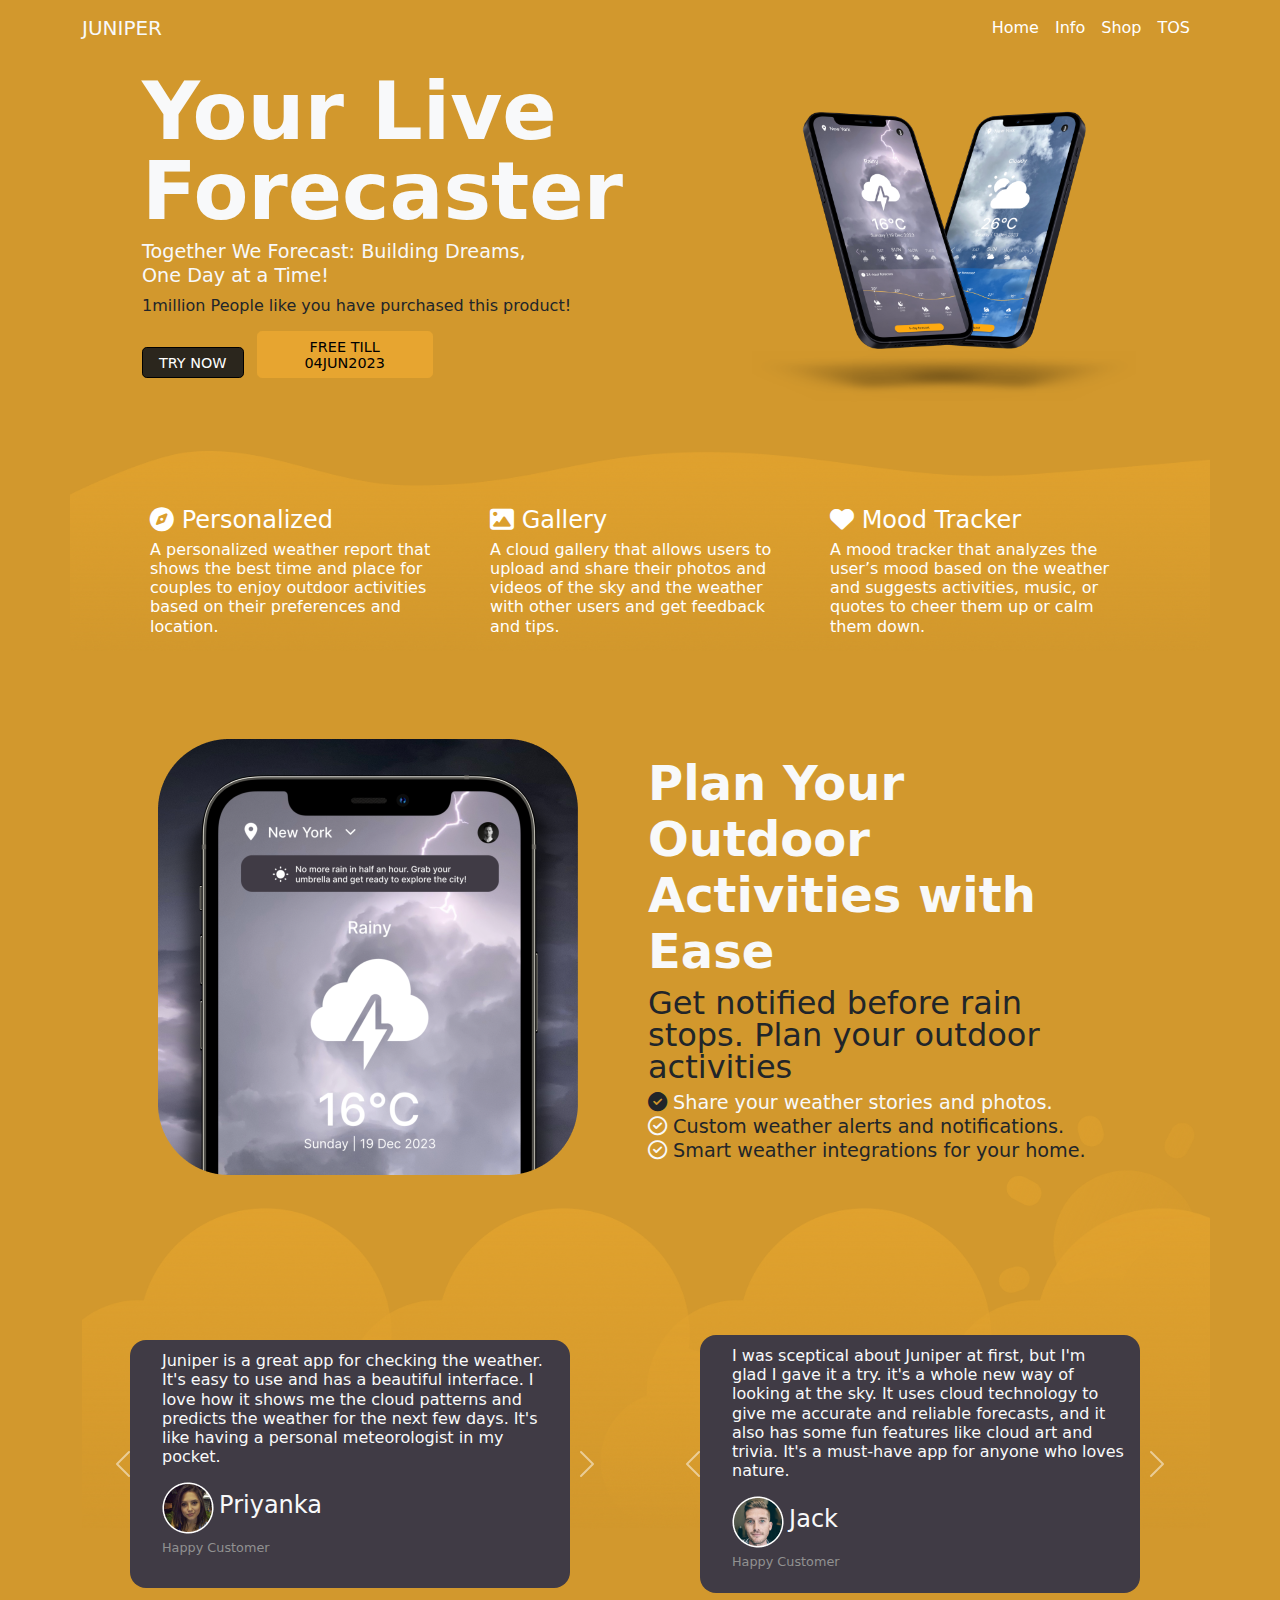
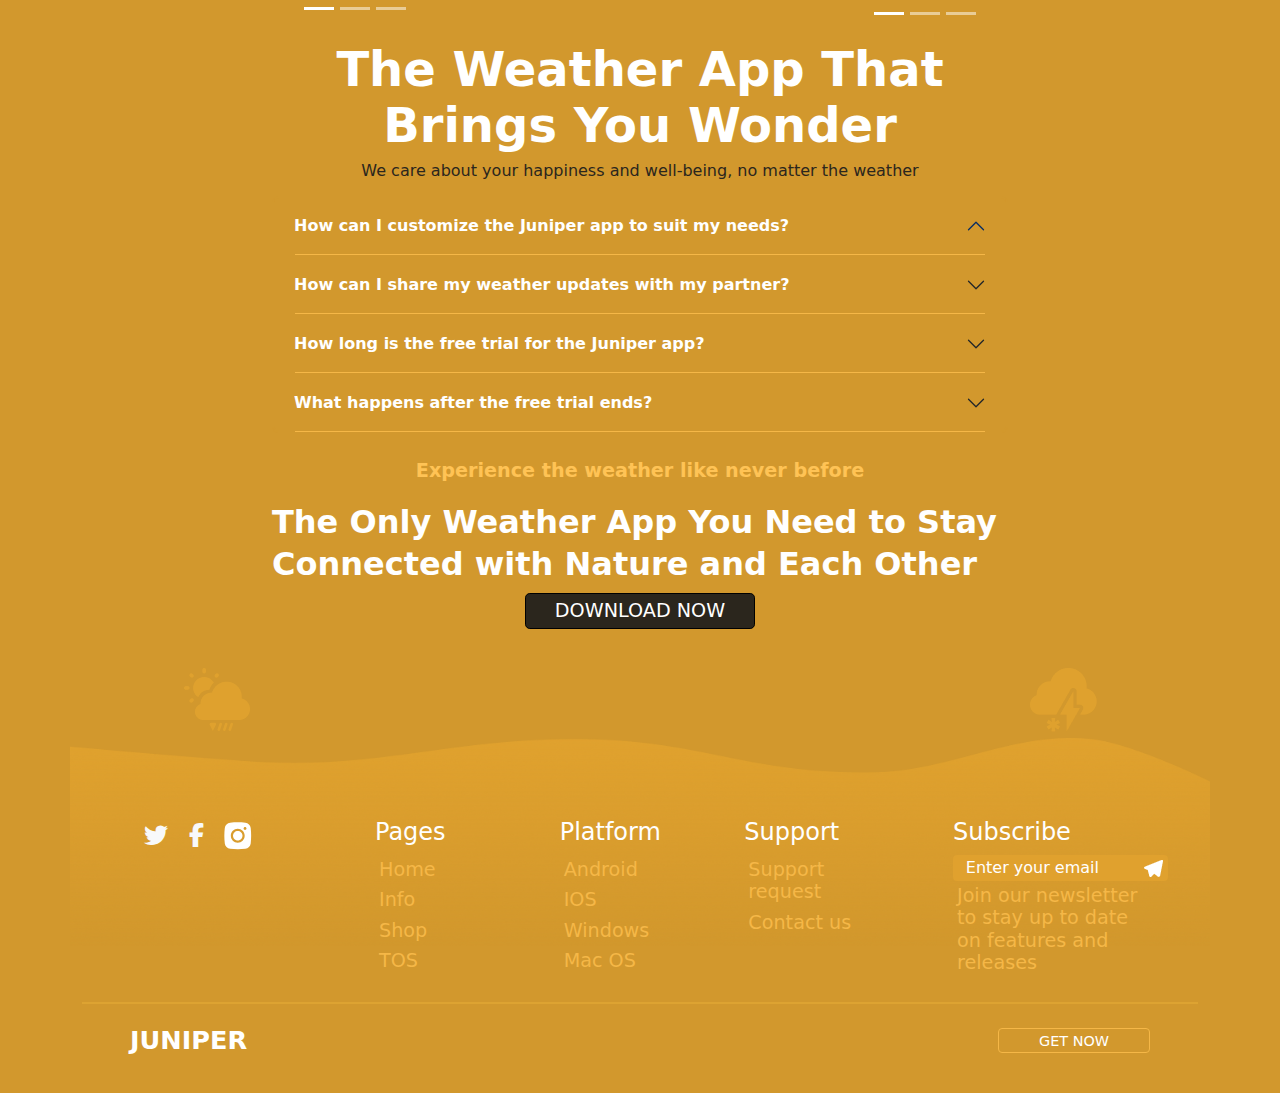
<file: index.html>
<!DOCTYPE html>
<html lang="en">
<head>
    <meta charset="UTF-8">
    <meta name="viewport" content="width=device-width, initial-scale=1.0">
    <link rel="stylesheet" href="./main.css">
    <link href="https://cdn.jsdelivr.net/npm/bootstrap@5.3.3/dist/css/bootstrap.min.css" rel="stylesheet"
          integrity="sha384-QWTKZyjpPEjISv5WaRU9OFeRpok6YctnYmDr5pNlyT2bRjXh0JMhjY6hW+ALEwIH" crossorigin="anonymous">
    <link rel="stylesheet" href="https://cdnjs.cloudflare.com/ajax/libs/font-awesome/6.5.1/css/all.min.css">
    <title>Home</title>
</head>
<body class="body">
<!-- Navbar -->
<nav class="navbar navbar-expand-lg ">
    <div class="container">
        <a class="navbar-brand text-light" href="#">JUNIPER</a>
        <button
                class="navbar-toggler custom-toggler"
                type="button"
                data-bs-toggle="collapse"
                data-bs-target="#navbarNavAltMarkup"
                aria-controls="navbarNavAltMarkup"
                aria-expanded="false"
                aria-label="Toggle navigation"
        >
            <span class="navbar_toggle_color"><i class="fa-solid fa-bars"></i></span>
        </button>
        <div
                class="collapse navbar-collapse flex-grow-0"
                id="navbarNavAltMarkup"
        >
            <div class="navbar-nav nav-color">
                <a class="nav-link" href="./index.html">Home</a>
                <a class="nav-link" href="./info.html">Info</a>
                <a class="nav-link" href="./shop.html">Shop</a>
                <a class="nav-link" href="./tos.html">TOS</a>
            </div>
        </div>
    </div>
</nav>
<!-- /Navbar -->
<!-- Home -->
<div class="container ">
    <div class="row mx-5 mb-5 flex-container">
        <div class="col-10 offset-1 offset-sm-1 col-md-8 offset-md-2 col-lg-6 offset-lg-0">
            <div class="mt-3 text_center text_your">
                <h2 class="text-light text_h2">Your Live Forecaster</h2>
                <h4 class="text-light text_h4">Together We Forecast: Building Dreams, One Day at a Time!</h4>
                <p class="text_p1">1million People like you have purchased this product!</p>
                <button class="me-2 but_1 btn_dark">TRY NOW</button>
                <button class="but_2 btn_warning">FREE TILL 04JUN2023</button>
            </div>
        </div>
        <div class="col-10 offset-sm-1 col-md-8 offset-md-2 col-lg-6 offset-lg-0">
            <div>
                <img class="img-fluid" src="./img/Mockups.png" alt="img">
            </div>
        </div>
    </div>
</div>
<!-- /Home -->
<!-- section -->
<div class="container vector-1">
    <div class="row ms-5 me-5 pt-5 text_cen">
        <div class="col-12 col-md-6 col-lg-4">
            <div class="p-2 text_w">
                <h4 class="text_h4_2" ><i class="fa-solid fa-compass"></i> Personalized</h4>
                <p class="text_p2">A personalized weather report that shows the best time and place for couples to enjoy outdoor
                    activities based on their preferences and location.</p>
            </div>
        </div>
        <div class="col-12 col-md-6 col-lg-4">
            <div class="p-2 text_w">
                <h4 class="text_h4_2"><i class="fa-solid fa-image"></i> Gallery</h4>
                <p class="text_p2">A cloud gallery that allows users to upload and share their photos and videos of the sky and the
                    weather with other users and get feedback and tips.</p>
            </div>
        </div>
        <div class="col-12 col-md-6 offset-md-3 offset-lg-0 col-lg-4">
            <div class="p-2 text_w">
                <h4 class="text_h4_2"><i class="fa-solid fa-heart"></i> Mood Tracker</h4>
                <p class="text_p2">A mood tracker that analyzes the user’s mood based on the weather and suggests activities, music, or
                    quotes to cheer them up or calm them down.</p>
            </div>
        </div>
    </div>
</div>
<!-- /section -->
<!-- section2 -->
<div class="container section-2">
    <div class="row p-5">
        <div class="col-lg-6 p-4">
            <div class="p-3">
                <img class="img-fluid" src="./img/iPhone%2012%20Graphite%20Pro%20Top%20View%20Mockup.png" alt="img">
            </div>
        </div>
        <div class="col-lg-6 mt-5 p-2">
            <div class="text_w1">
                <h3 class="text-light text_h3">Plan Your Outdoor Activities with Ease</h3>
                <h4 class="text_h4_3">Get notified before rain stops. Plan your outdoor activities</h4>
                <p class="text-light text_p3 m-0"><i class="fa-solid fa-circle-check text-dark"></i> Share your weather stories
                    and photos.</p>
                <p class="text_p3 m-0"><i class="fa-regular fa-circle-check text-light"></i> Custom weather alerts and
                    notifications.</p>
                <p class="text_p3 m-0"><i class="fa-regular fa-circle-check text-light"></i> Smart weather integrations for your
                    home.</p>
            </div>
        </div>
    </div>
</div>
<!-- /section2 -->
<!-- section3 -->
<div class="container">
    <div class="row d-flex align-items-center mt-4">
        <div class="bg_position">
            <div class="bg_absolute">
                <img class="img-fluid" src="./img/Vector%20-BG.png" alt="background_img">
            </div>
        </div>
        <div class="col-10 col-md-8 col-lg-6 offset-lg-0 offset-md-2 offset-sm-1 carousel_1">
            <div id="carouselExampleIndicators" class="carousel slide">
                <div class="carousel-indicators">
                    <button type="button" data-bs-target="#carouselExampleIndicators" data-bs-slide-to="0"
                            class="active" aria-current="true" aria-label="Slide 1"></button>
                    <button type="button" data-bs-target="#carouselExampleIndicators" data-bs-slide-to="1"
                            aria-label="Slide 2"></button>
                    <button type="button" data-bs-target="#carouselExampleIndicators" data-bs-slide-to="2"
                            aria-label="Slide 3"></button>
                </div>
                <div class="carousel-inner">
                    <div class="carousel-item active p-5 item_carusel">
                        <div class="rounded-4 carousel_bg">
                            <p class="text-light carousel_p">Juniper is a great app for checking the weather. It's easy to use and
                                has a beautiful interface. I love how it shows me the cloud patterns and predicts the
                                weather for the next few days. It's like having a personal meteorologist in my
                                pocket.</p>
                            <img src="./img/Ellipse%2035.png" class="" alt="...">
                            <p class="d-inline text-light img_p">Priyanka</p>
                            <p class="carousel_p2">Happy Customer</p>
                        </div>
                    </div>
                    <div class="carousel-item p-5 item_carusel">
                        <div class="rounded-4 carousel_bg">
                            <p class="text-light carousel_p">Juniper is a great app for checking the weather. It's easy to use and
                                has a beautiful interface. I love how it shows me the cloud patterns and predicts the
                                weather for the next few days. It's like having a personal meteorologist in my
                                pocket.</p>
                            <img src="./img/Ellipse%2035.png" class="" alt="...">
                            <p class="d-inline text-light img_p">Priyanka</p>
                            <p class="carousel_p2">Happy Customer</p>
                        </div>
                    </div>
                    <div class="carousel-item p-5 item_carusel">
                        <div class="rounded-4 carousel_bg">
                            <p class="text-light carousel_p">Juniper is a great app for checking the weather. It's easy to use and
                                has a beautiful interface. I love how it shows me the cloud patterns and predicts the
                                weather for the next few days. It's like having a personal meteorologist in my
                                pocket.</p>
                            <img src="./img/Ellipse%2035.png" class="" alt="...">
                            <p class="d-inline text-light img_p">Priyanka</p>
                            <p class="carousel_p2">Happy Customer</p>
                        </div>
                    </div>
                </div>
                <button class="carousel-control-prev" type="button" data-bs-target="#carouselExampleIndicators"
                        data-bs-slide="prev">
                    <span class="carousel-control-prev-icon" aria-hidden="true"></span>
                    <span class="visually-hidden">Previous</span>
                </button>
                <button class="carousel-control-next" type="button" data-bs-target="#carouselExampleIndicators"
                        data-bs-slide="next">
                    <span class="carousel-control-next-icon" aria-hidden="true"></span>
                    <span class="visually-hidden">Next</span>
                </button>
            </div>
        </div>
        <div class="col-10 col-md-8 col-lg-6 offset-lg-0 offset-md-2 offset-sm-1 carousel_2">
            <div id="carouselExampleIndicators12" class="carousel slide">
                <div class="carousel-indicators">
                    <button type="button" data-bs-target="#carouselExampleIndicators12" data-bs-slide-to="0"
                            class="active" aria-current="true" aria-label="Slide 1"></button>
                    <button type="button" data-bs-target="#carouselExampleIndicators12" data-bs-slide-to="1"
                            aria-label="Slide 2"></button>
                    <button type="button" data-bs-target="#carouselExampleIndicators12" data-bs-slide-to="2"
                            aria-label="Slide 3"></button>
                </div>
                <div class="carousel-inner">
                    <div class="carousel-item w-100 active p-5 item_carusel">
                        <div class="rounded-4 carousel_bg">
                            <p class="text-light carousel_p">I was sceptical about Juniper at first, but I'm glad I gave it a try.
                                it's a whole new way of looking at the sky. It uses cloud technology to give me accurate
                                and reliable forecasts, and it also has some fun features like cloud art and trivia.
                                It's a must-have app for anyone who loves nature.</p>
                            <img src="./img/Ellipse%2035%20(1).png" class="" alt="...">
                            <p class="d-inline text-light img_p">Jack</p>
                            <p class="carousel_p2">Happy Customer</p>
                        </div>
                    </div>
                    <div class="carousel-item w-100 p-5 item_carusel">
                        <div class="rounded-4 carousel_bg">
                            <p class="text-light carousel_p">I was sceptical about Juniper at first, but I'm glad I gave it a try.
                                it's a whole new way of looking at the sky. It uses cloud technology to give me accurate
                                and reliable forecasts, and it also has some fun features like cloud art and trivia.
                                It's a must-have app for anyone who loves nature.</p>
                            <img src="./img/Ellipse%2035%20(1).png" class="" alt="...">
                            <p class="d-inline text-light img_p">Jack</p>
                            <p class="carousel_p2">Happy Customer</p>
                        </div>
                    </div>
                    <div class="carousel-item w-100 p-5 item_carusel">
                        <div class="rounded-4 carousel_bg">
                            <p class="text-light carousel_p">I was sceptical about Juniper at first, but I'm glad I gave it a try.
                                it's a whole new way of looking at the sky. It uses cloud technology to give me accurate
                                and reliable forecasts, and it also has some fun features like cloud art and trivia.
                                It's a must-have app for anyone who loves nature.</p>
                            <img src="./img/Ellipse%2035%20(1).png" alt="...">
                            <p class="d-inline text-light img_p">Jack</p>
                            <p class="carousel_p2">Happy Customer</p>
                        </div>
                    </div>
                </div>
                <button class="carousel-control-prev" type="button" data-bs-target="#carouselExampleIndicators12"
                        data-bs-slide="prev">
                    <span class="carousel-control-prev-icon" aria-hidden="true"></span>
                    <span class="visually-hidden">Previous</span>
                </button>
                <button class="carousel-control-next" type="button" data-bs-target="#carouselExampleIndicators12"
                        data-bs-slide="next">
                    <span class="carousel-control-next-icon" aria-hidden="true"></span>
                    <span class="visually-hidden">Next</span>
                </button>
            </div>
        </div>
    </div>
</div>
<!-- /section3 -->
<!-- section4 -->
<div class="container">
    <div class="row d-flex">
        <div class="col-12  col-md-10 offset-md-1 col-lg-8 offset-lg-2">
            <div class="text-center">
                <h4 class="text-white text_h4_4">The Weather App That Brings You Wonder</h4>
                <p class="text_p4">We care about your happiness and well-being, no matter the weather</p>
            </div>
            <div>
                <div class="accordion" id="accordionExample">
                    <div class="accordion-item">
                        <h2 class="accordion-header border-bot">
                            <button class="accor-head accordion-button" type="button" data-bs-toggle="collapse"
                                    data-bs-target="#collapseOne" aria-expanded="true" aria-controls="collapseOne">
                                How can I customize the Juniper app to suit my needs?
                            </button>
                        </h2>
                        <div id="collapseOne" class="accordion-collapse collapse" data-bs-parent="#accordionExample">
                            <div class="accordion-body">
                                <strong>This is the first item's accordion body.</strong> It is shown by default, until
                                the collapse plugin adds the appropriate classes that we use to style each element.
                                These classes control the overall appearance, as well as the showing and hiding via CSS
                                transitions. You can modify any of this with custom CSS or overriding our default
                                variables. It's also worth noting that just about any HTML can go within the
                                accordion-body, though the transition does limit overflow.
                            </div>
                        </div>
                    </div>
                    <div class="accordion-item">
                        <h2 class="accordion-header">
                            <button class="accor-head accordion-button collapsed" type="button" data-bs-toggle="collapse"
                                    data-bs-target="#collapseTwo" aria-expanded="false" aria-controls="collapseTwo">
                                How can I share my weather updates with my partner?
                            </button>
                        </h2>
                        <div id="collapseTwo" class="accordion-collapse collapse" data-bs-parent="#accordionExample">
                            <div class="accordion-body">
                                <strong>This is the second item's accordion body.</strong> It is hidden by default,
                                until the collapse plugin adds the appropriate classes that we use to style each
                                element. These classes control the overall appearance, as well as the showing and hiding
                                via CSS transitions. You can modify any of this with custom CSS or overriding our
                                default variables. It's also worth noting that just about any HTML can go within the
                                accordion-body, though the transition does limit overflow.
                            </div>
                        </div>
                    </div>
                    <div class="accordion-item">
                        <h2 class="accordion-header">
                            <button class="accor-head accordion-button collapsed" type="button" data-bs-toggle="collapse"
                                    data-bs-target="#collapseThree" aria-expanded="false" aria-controls="collapseThree">
                                How long is the free trial for the Juniper app?
                            </button>
                        </h2>
                        <div id="collapseThree" class="accordion-collapse collapse" data-bs-parent="#accordionExample">
                            <div class="accordion-body">
                                <strong>This is the third item's accordion body.</strong> It is hidden by default, until
                                the collapse plugin adds the appropriate classes that we use to style each element.
                                These classes control the overall appearance, as well as the showing and hiding via CSS
                                transitions. You can modify any of this with custom CSS or overriding our default
                                variables. It's also worth noting that just about any HTML can go within the
                                accordion-body, though the transition does limit overflow.
                            </div>
                        </div>
                    </div>
                    <div class="accordion-item">
                        <h2 class="accordion-header">
                            <button class="accor-head accordion-button collapsed" type="button" data-bs-toggle="collapse"
                                    data-bs-target="#collapseFour" aria-expanded="false" aria-controls="collapseThree">
                                What happens after the free trial ends?
                            </button>
                        </h2>
                        <div id="collapseFour" class="accordion-collapse collapse" data-bs-parent="#accordionExample">
                            <div class="accordion-body">
                                <strong>This is the third item's accordion body.</strong> It is hidden by default, until
                                the collapse plugin adds the appropriate classes that we use to style each element.
                                These classes control the overall appearance, as well as the showing and hiding via CSS
                                transitions. You can modify any of this with custom CSS or overriding our default
                                variables. It's also worth noting that just about any HTML can go within the
                                accordion-body, though the transition does limit overflow.
                            </div>
                        </div>
                    </div>
                </div>
            </div>
        </div>
    </div>
</div>
<!-- /section4 -->
<!-- section5 -->
<div class="container">
    <div class="row my-4">
        <div class="col-12 col-md-10 offset-md-1 col-lg-8 offset-lg-2">
            <p class="text_p5">Experience the weather like never before</p>
            <h4 class="text_h4-5">The Only Weather App You Need to Stay Connected with Nature and Each
                Other</h4>
            <div class="d-flex justify-content-center">
                <button class="btn_dark btn_black">DOWNLOAD NOW</button>
            </div>
        </div>
    </div>
</div>
<!-- /section5 -->
<!-- footer -->
<div class="container">
    <div class="row ">
        <div class="col-10 offset-1 d-flex justify-content-between">
            <div>
                <img class="img-fluid" src="./img/Sun%20rain%20Icon.png" alt="img">
            </div>
            <div>
                <img class="img-fluid" src="./img/Thunder%20snowflow%20Icon.png" alt="img">
            </div>
        </div>
    </div>
</div>
<footer>
    <div class="container foot">
        <div class="row footer_bg px-3">
            <div class="col-12 col-md-3 col-lg-2 col-xl-3 mb-2">
                <div class="row">
                    <div class="col-2 col-md-8 col-xl-2 offset-xl-2 offset-md-2 offset-lg-2 icon">
                        <a href="#" class="btn border-0 fs-4 link-light footer-icon">
                            <i class="fa-brands fa-twitter"></i>
                        </a>
                    </div>
                    <div class="col-2 col-md-8 col-xl-2 offset-xl-0 offset-md-2 offset-lg-2 icon p-0">
                        <a href="#" class="btn border-0 fs-4 link-light footer-icon">
                            <i class="fa-brands fa-facebook-f face"></i>
                        </a>
                    </div>
                    <div class="col-2 col-md-8 col-xl-2 offset-xl-0 offset-md-2 offset-lg-2 icon p-0">
                        <a href="#" class="btn border-0 fs-4 link-light footer-icon">
                            <svg class="instagram_icon" viewBox="0 0 24 24" fill="none" xmlns="http://www.w3.org/2000/svg">
                                <path d="M11 7.20831C8.90589 7.20831 7.2083 8.90589 7.2083 11C7.2083 13.0941 8.90589 14.7916 11 14.7916C13.094 14.7916 14.7916 13.0941 14.7916 11C14.7916 8.90589 13.094 7.20831 11 7.20831Z" fill="white"/>
                                <path fill-rule="evenodd" clip-rule="evenodd" d="M4.89776 0.595018C8.92057 0.145411 13.0794 0.145411 17.1022 0.595018C19.317 0.842555 21.1034 2.58763 21.3633 4.81019C21.8443 8.9227 21.8443 13.0772 21.3633 17.1898C21.1034 19.4123 19.317 21.1574 17.1022 21.4049C13.0794 21.8545 8.92057 21.8545 4.89776 21.4049C2.68297 21.1574 0.896574 19.4123 0.636625 17.1898C0.15563 13.0772 0.15563 8.9227 0.636625 4.81019C0.896574 2.58763 2.68297 0.842555 4.89776 0.595018ZM16.8333 3.99997C16.189 3.99997 15.6666 4.52231 15.6666 5.16664C15.6666 5.81097 16.189 6.33331 16.8333 6.33331C17.4776 6.33331 18 5.81097 18 5.16664C18 4.52231 17.4776 3.99997 16.8333 3.99997ZM5.4583 11C5.4583 7.93939 7.93939 5.45831 11 5.45831C14.0605 5.45831 16.5416 7.93939 16.5416 11C16.5416 14.0606 14.0605 16.5416 11 16.5416C7.93939 16.5416 5.4583 14.0606 5.4583 11Z" fill="white"/>
                            </svg>
                        </a>
                    </div>
                </div>
            </div>
            <div class="col-4 col-md-3 col-lg-2 col-xl-2 mb-2">
                <h5 class="text_h5 text-white">Pages</h5>
                <a href="#" class="d-block link">Home</a>
                <a href="#" class="d-block link">Info</a>
                <a href="#" class="d-block link">Shop</a>
                <a href="#" class="d-block link">TOS</a>
            </div>
            <div class="col-4 col-md-3 col-lg-2 col-xl-2 mb-2">
                <h5 class="text_h5 text-white">Platform</h5>
                <a href="#" class="d-block link">Android</a>
                <a href="#" class="d-block link">IOS</a>
                <a href="#" class="d-block link">Windows</a>
                <a href="#" class="d-block link">Mac OS</a>
            </div>
            <div class="col-4 col-md-3 col-lg-2 col-xl-2 mb-2">
                <h5 class="text_h5 text-white">Support</h5>
                <a href="#" class="d-block link">Support request</a>
                <a href="#" class="d-block link">Contact us</a>
            </div>
            <div class="col-12 col-md-12 col-lg-4 col-xl-3 mb-2">
                <div class="text-center text-lg-start px-4">
                    <h5 class="text_h5 text-white">Subscribe</h5>
                    <input type="email" placeholder="Enter your email" class="input-bg rounded-1">
                    <a href="#" class="d-block link">Join our newsletter to stay up to date on features and releases</a>
                </div>
            </div>
        </div>
        <hr class="war px-3">
        <div class="d-flex justify-content-between px-5 my-4 pb-3">
            <a href="#" class="text-white text_h4_6">JUNIPER</a>
            <button class="btn_war">GET NOW</button>
        </div>
    </div>
</footer>
<!-- footer -->
<script src="https://cdn.jsdelivr.net/npm/bootstrap@5.3.3/dist/js/bootstrap.bundle.min.js"
        integrity="sha384-YvpcrYf0tY3lHB60NNkmXc5s9fDVZLESaAA55NDzOxhy9GkcIdslK1eN7N6jIeHz"
        crossorigin="anonymous"></script>
</body>
</html>
</file>
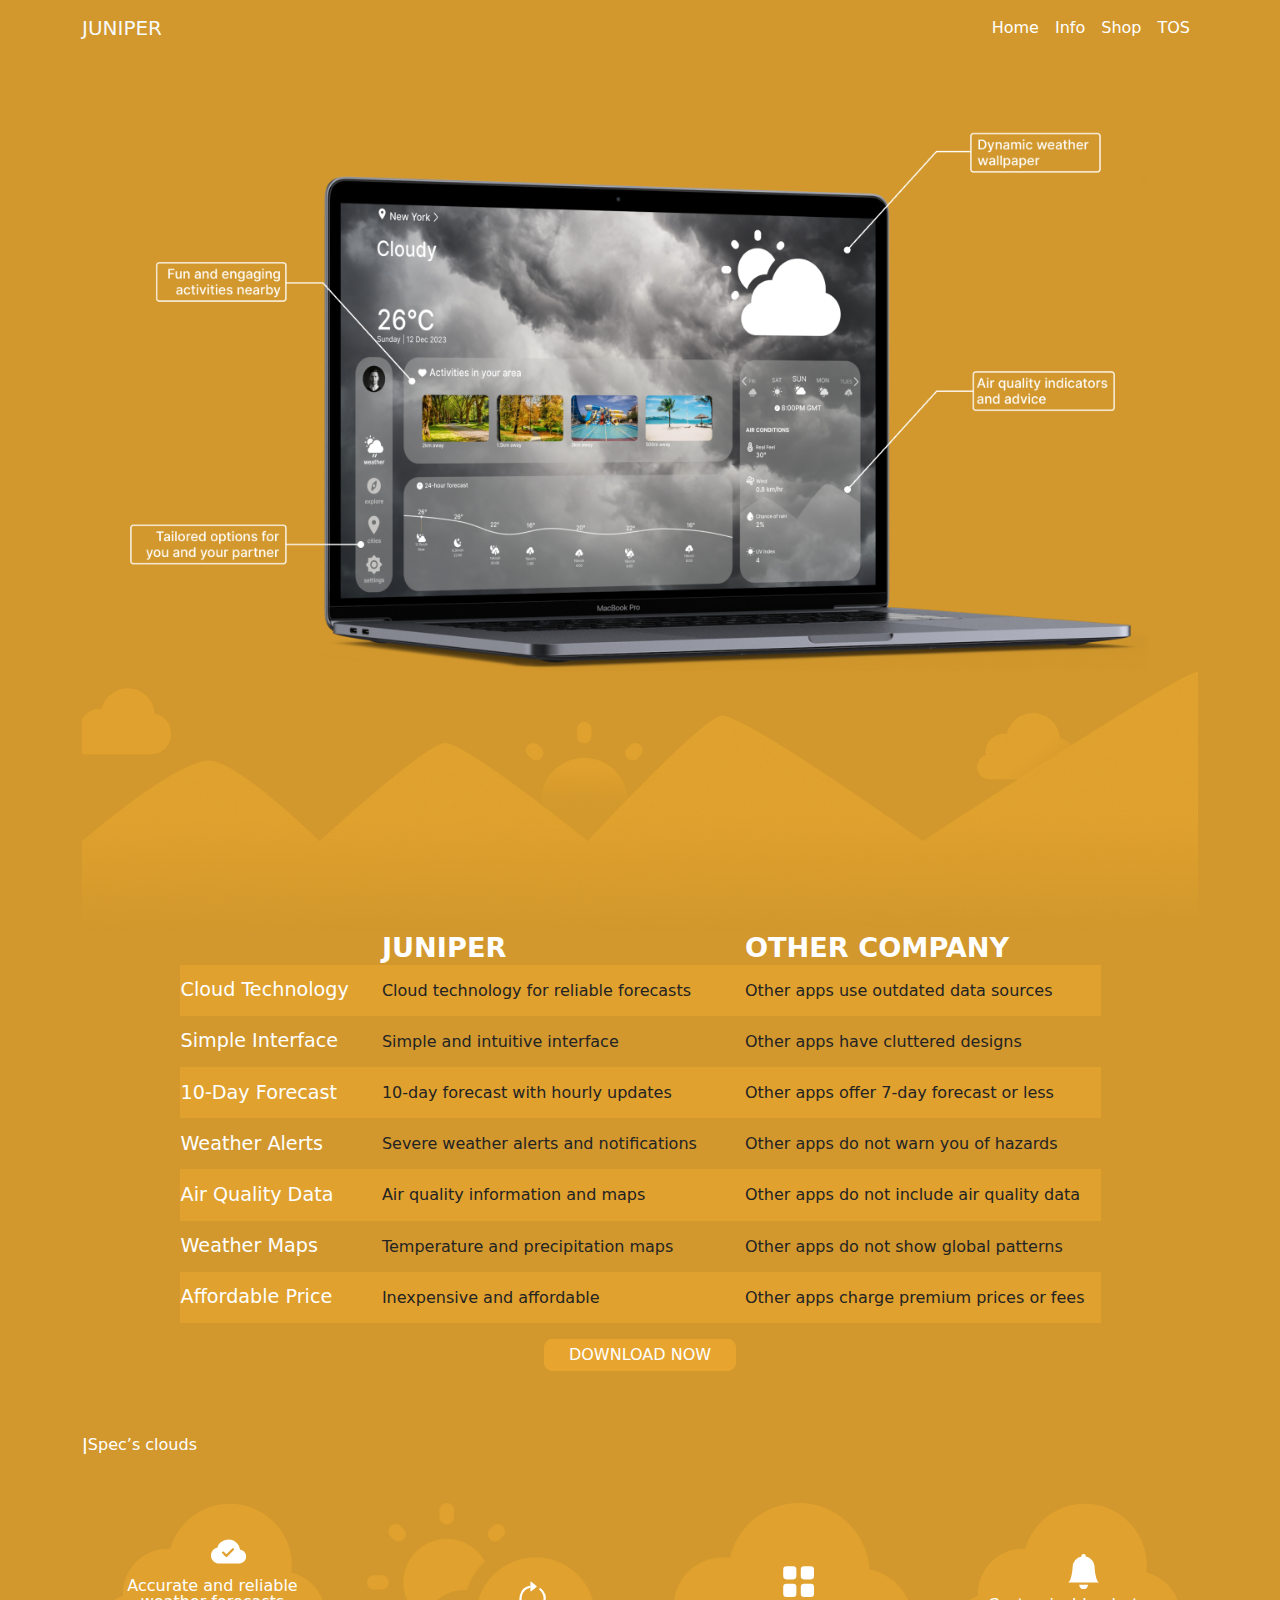
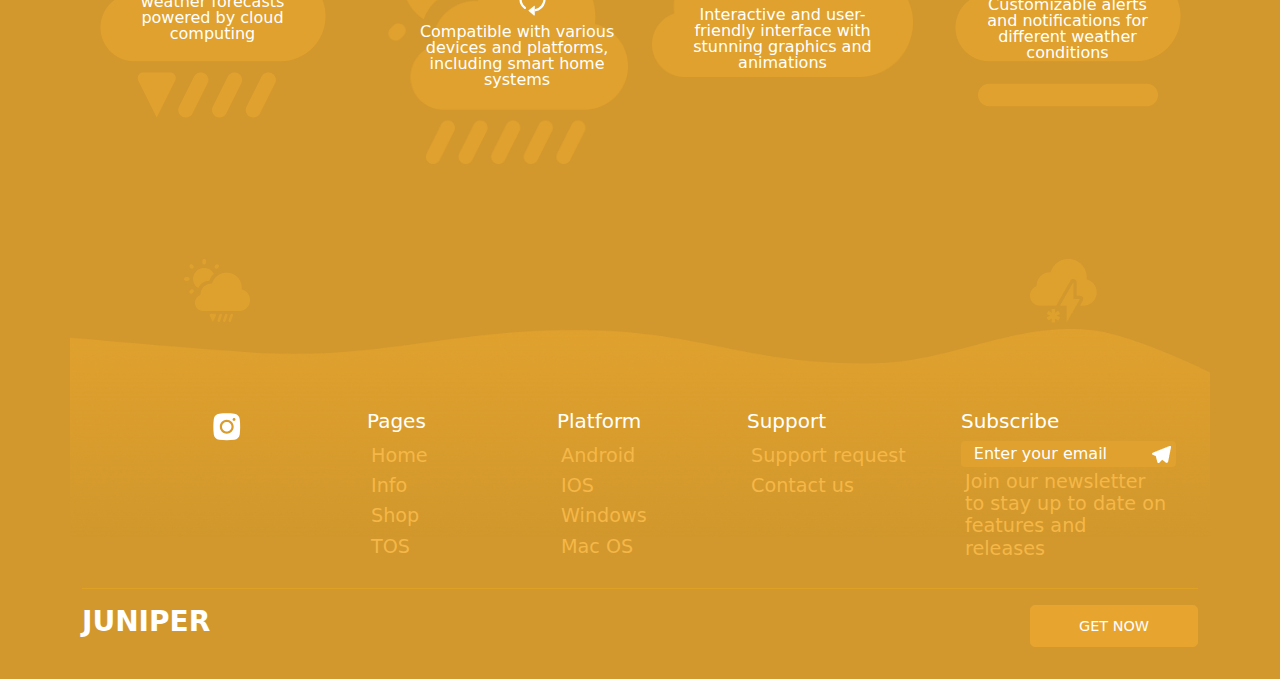
<file: info.html>
<!DOCTYPE html>
<html lang="en">
<head>
    <meta charset="UTF-8">
    <meta name="viewport" content="width=device-width, initial-scale=1.0">
    <link rel="stylesheet" href="./info.css">
    <link rel="stylesheet" href="./main.css">
    <link href="https://cdn.jsdelivr.net/npm/bootstrap@5.3.3/dist/css/bootstrap.min.css" rel="stylesheet"
          integrity="sha384-QWTKZyjpPEjISv5WaRU9OFeRpok6YctnYmDr5pNlyT2bRjXh0JMhjY6hW+ALEwIH" crossorigin="anonymous">
    <link rel="stylesheet" href="https://cdnjs.cloudflare.com/ajax/libs/font-awesome/6.5.1/css/all.min.css"
          integrity="sha512-DTOQO9RWCH3ppGqcWaEA1BIZOC6xxalwEsw9c2QQeAIftl+Vegovlnee1c9QX4TctnWMn13TZye+giMm8e2LwA=="
          crossorigin="anonymous" referrerpolicy="no-referrer"/>
    <title>Info</title>
</head>
<body class="body">
<!-- Navbar -->
<nav class="navbar navbar-expand-lg ">
    <div class="container">
        <a class="navbar-brand text-light" href="#">JUNIPER</a>
        <button
                class="navbar-toggler custom-toggler"
                type="button"
                data-bs-toggle="collapse"
                data-bs-target="#navbarNavAltMarkup"
                aria-controls="navbarNavAltMarkup"
                aria-expanded="false"
                aria-label="Toggle navigation"
        >
            <span class="navbar_toggle_color"><i class="fa-solid fa-bars"></i></span>
        </button>
        <div
                class="collapse navbar-collapse flex-grow-0"
                id="navbarNavAltMarkup"
        >
            <div class="navbar-nav nav-color">
                <a class="nav-link" href="./index.html">Home</a>
                <a class="nav-link" href="./info.html">Info</a>
                <a class="nav-link" href="./shop.html">Shop</a>
                <a class="nav-link" href="./tos.html">TOS</a>
            </div>
        </div>
    </div>
</nav>
<!-- /Navbar -->
<!-- section -->
<div class="container">
    <div class="row">
        <div class="col-12">
            <div class="img px-5">
                <img class="img-fluid" src="./img/Content.png" alt="img">
            </div>
        </div>
    </div>
</div>
<!-- /section -->
<div class="container">
    <div class="row">
        <div class="col-12">
            <div class="vector-img">
                <img class="img-fluid" src="./img/Nature%20Vector.png" alt="img">
            </div>
        </div>
    </div>
</div>
<!-- section -->
<div class="container">
    <div class="row">
        <div class="col-12 d-flex justify-content-center">
            <table class="">
                <tbody>
                <tr class="">
                    <th></th>
                    <th class="text-white tr_th">JUNIPER</th>
                    <th class="text-white tr_th">OTHER COMPANY</th>
                </tr>
                <tr class="tr_color">
                    <td class="text-white tr_td_1">Cloud Technology</td>
                    <td class="tr_col">Cloud technology for reliable forecasts</td>
                    <td class="tr_co">Other apps use outdated data sources</td>
                </tr>
                <tr class="">
                    <td class="text-white tr_td_1">Simple Interface</td>
                    <td class="tr_col">Simple and intuitive interface</td>
                    <td class="tr_co">Other apps have cluttered designs</td>
                </tr>
                <tr class="tr_color">
                    <td class="text-white tr_td_1">10-Day Forecast</td>
                    <td class="tr_col">10-day forecast with hourly updates</td>
                    <td class="tr_co">Other apps offer 7-day forecast or less</td>
                </tr>
                <tr class="">
                    <td class="text-white tr_td_1">Weather Alerts</td>
                    <td class="tr_col">Severe weather alerts and notifications</td>
                    <td class="tr_co">Other apps do not warn you of hazards</td>
                </tr>
                <tr class="tr_color">
                    <td class="text-white tr_td_1">Air Quality Data</td>
                    <td class="tr_col">Air quality information and maps</td>
                    <td class="tr_co">Other apps do not include air quality data</td>
                </tr>
                <tr class="">
                    <td class="text-white tr_td_1">Weather Maps</td>
                    <td class="tr_col">Temperature and precipitation maps</td>
                    <td class="tr_co">Other apps do not show global patterns</td>
                </tr>
                <tr class="tr_color">
                    <td class="text-white tr_td_1">Affordable Price</td>
                    <td class="tr_col">Inexpensive and affordable</td>
                    <td class="tr_co">Other apps charge premium prices or fees</td>
                </tr>
                </tbody>
            </table>
        </div>
        <div class="d-flex justify-content-center my-3">
            <button class="button_class rounded-3 px-4">DOWNLOAD NOW</button>
        </div>
    </div>
</div>
<!-- /section -->
<!-- section -->
<div class="container">
    <div class="my-5">
        <div>
            <h6 class="text-white"><b><strong>|</strong></b>Spec’s clouds</h6>
        </div>
        <div class="row py-3">
            <div class="col-12 col-md-12 col-lg-6 col-xl-3">
                <div class="d-flex justify-content-center">
                    <div class="rel">
                        <img class="img-fluid" src="./img/icon.png" alt="">
                        <div class="obso icon-rel1">
                            <div class="d-flex justify-content-around">
                                <svg xmlns="http://www.w3.org/2000/svg" fill="currentColor"
                                     class="svg-width bi bi-cloud-check-fill" viewBox="0 0 16 16">
                                    <path d="M8 2a5.53 5.53 0 0 0-3.594 1.342c-.766.66-1.321 1.52-1.464 2.383C1.266 6.095 0 7.555 0 9.318 0 11.366 1.708 13 3.781 13h8.906C14.502 13 16 11.57 16 9.773c0-1.636-1.242-2.969-2.834-3.194C12.923 3.999 10.69 2 8 2m2.354 4.854-3 3a.5.5 0 0 1-.708 0l-1.5-1.5a.5.5 0 1 1 .708-.708L7 8.793l2.646-2.647a.5.5 0 0 1 .708.708"/>
                                </svg>
                            </div>
                            <p class="text_p">Accurate and reliable weather forecasts powered by cloud computing</p>
                        </div>
                    </div>
                </div>
            </div>
            <div class="col-12 col-md-12 col-lg-6 col-xl-3">
                <div class="d-flex justify-content-center">
                    <div class="rel">
                        <img class="img-fluid" src="./img/icon%20(1).png" alt="">
                        <div class="obso icon-rel2">
                            <div class="d-flex justify-content-around">
                                <svg xmlns="http://www.w3.org/2000/svg" fill="currentColor"
                                     class="rota svg-width bi bi-arrow-repeat" viewBox="0 0 16 16">
                                    <path d="M11.534 7h3.932a.25.25 0 0 1 .192.41l-1.966 2.36a.25.25 0 0 1-.384 0l-1.966-2.36a.25.25 0 0 1 .192-.41m-11 2h3.932a.25.25 0 0 0 .192-.41L2.692 6.23a.25.25 0 0 0-.384 0L.342 8.59A.25.25 0 0 0 .534 9"/>
                                    <path fill-rule="evenodd"
                                          d="M8 3c-1.552 0-2.94.707-3.857 1.818a.5.5 0 1 1-.771-.636A6.002 6.002 0 0 1 13.917 7H12.9A5 5 0 0 0 8 3M3.1 9a5.002 5.002 0 0 0 8.757 2.182.5.5 0 1 1 .771.636A6.002 6.002 0 0 1 2.083 9z"/>
                                </svg>
                            </div>
                            <p class="text_p">Compatible with various devices and platforms, including smart home
                                systems</p>
                        </div>
                    </div>
                </div>
            </div>
            <div class="col-12 col-md-12 col-lg-6 col-xl-3">
                <div class="d-flex justify-content-center">
                    <div class="rel">
                        <img class="img-fluid" src="./img/icon%20(2).png" alt="">
                        <div class="obso icon-rel3">
                            <div class="d-flex justify-content-around">
                                <svg xmlns="http://www.w3.org/2000/svg" fill="currentColor"
                                     class="svg-width bi bi-grid-fill" viewBox="0 0 16 16">
                                    <path d="M1 2.5A1.5 1.5 0 0 1 2.5 1h3A1.5 1.5 0 0 1 7 2.5v3A1.5 1.5 0 0 1 5.5 7h-3A1.5 1.5 0 0 1 1 5.5zm8 0A1.5 1.5 0 0 1 10.5 1h3A1.5 1.5 0 0 1 15 2.5v3A1.5 1.5 0 0 1 13.5 7h-3A1.5 1.5 0 0 1 9 5.5zm-8 8A1.5 1.5 0 0 1 2.5 9h3A1.5 1.5 0 0 1 7 10.5v3A1.5 1.5 0 0 1 5.5 15h-3A1.5 1.5 0 0 1 1 13.5zm8 0A1.5 1.5 0 0 1 10.5 9h3a1.5 1.5 0 0 1 1.5 1.5v3a1.5 1.5 0 0 1-1.5 1.5h-3A1.5 1.5 0 0 1 9 13.5z"/>
                                </svg>
                            </div>
                            <p class="text_p">Interactive and user-friendly interface with stunning graphics and
                                animations</p>
                        </div>
                    </div>
                </div>
            </div>
            <div class="col-12 col-md-12 col-lg-6 col-xl-3">
                <div class="d-flex justify-content-center">
                    <div class="rel">
                        <img class="img-fluid" src="./img/icon%20(3).png" alt="">
                        <div class="obso icon-rel4">
                            <div class="d-flex justify-content-around">
                                <svg xmlns="http://www.w3.org/2000/svg" fill="currentColor"
                                     class="svg-width bi bi-bell-fill" viewBox="0 0 16 16">
                                    <path d="M8 16a2 2 0 0 0 2-2H6a2 2 0 0 0 2 2m.995-14.901a1 1 0 1 0-1.99 0A5 5 0 0 0 3 6c0 1.098-.5 6-2 7h14c-1.5-1-2-5.902-2-7 0-2.42-1.72-4.44-4.005-4.901"/>
                                </svg>
                            </div>
                            <p class="text_p">Customizable alerts and notifications for different weather
                                conditions</p>
                        </div>
                    </div>
                </div>
            </div>
        </div>
    </div>
</div>
<!-- /section -->
<!-- footer -->
<div class="container">
    <div class="row ">
        <div class="col-10 offset-1 d-flex justify-content-between">
            <div>
                <img class="img-fluid" src="./img/Sun%20rain%20Icon.png" alt="img">
            </div>
            <div>
                <img class="img-fluid" src="./img/Thunder%20snowflow%20Icon.png" alt="img">
            </div>
        </div>
    </div>
</div>
<footer>
    <div class="container foot">
        <div class="row footer_bg">
            <div class="col-12 col-md-3 col-lg-2 col-xl-3 mb-2">
                <div class="row">
                    <div class="col-2 col-md-8 col-xl-2 offset-xl-2 offset-md-2 offset-lg-2 icon">
                        <a href="#" class="btn border-0 fs-4 link-light footer-icon">
                            <i class="fa-brands fa-twitter"></i>
                        </a>
                    </div>
                    <div class="col-2 col-md-8 col-xl-2 offset-xl-0 offset-md-2 offset-lg-2 icon p-0">
                        <a href="#" class="btn border-0 fs-4 link-light footer-icon">
                            <i class="fa-brands fa-facebook-f face"></i>
                        </a>
                    </div>
                    <div class="col-2 col-md-8 col-xl-2 offset-xl-0 offset-md-2 offset-lg-2 icon p-0">
                        <a href="#" class="btn border-0 fs-4 link-light footer-icon">
                            <svg class="instagram_icon" viewBox="0 0 24 24" fill="none" xmlns="http://www.w3.org/2000/svg">
                                <path d="M11 7.20831C8.90589 7.20831 7.2083 8.90589 7.2083 11C7.2083 13.0941 8.90589 14.7916 11 14.7916C13.094 14.7916 14.7916 13.0941 14.7916 11C14.7916 8.90589 13.094 7.20831 11 7.20831Z" fill="white"/>
                                <path fill-rule="evenodd" clip-rule="evenodd" d="M4.89776 0.595018C8.92057 0.145411 13.0794 0.145411 17.1022 0.595018C19.317 0.842555 21.1034 2.58763 21.3633 4.81019C21.8443 8.9227 21.8443 13.0772 21.3633 17.1898C21.1034 19.4123 19.317 21.1574 17.1022 21.4049C13.0794 21.8545 8.92057 21.8545 4.89776 21.4049C2.68297 21.1574 0.896574 19.4123 0.636625 17.1898C0.15563 13.0772 0.15563 8.9227 0.636625 4.81019C0.896574 2.58763 2.68297 0.842555 4.89776 0.595018ZM16.8333 3.99997C16.189 3.99997 15.6666 4.52231 15.6666 5.16664C15.6666 5.81097 16.189 6.33331 16.8333 6.33331C17.4776 6.33331 18 5.81097 18 5.16664C18 4.52231 17.4776 3.99997 16.8333 3.99997ZM5.4583 11C5.4583 7.93939 7.93939 5.45831 11 5.45831C14.0605 5.45831 16.5416 7.93939 16.5416 11C16.5416 14.0606 14.0605 16.5416 11 16.5416C7.93939 16.5416 5.4583 14.0606 5.4583 11Z" fill="white"/>
                            </svg>
                        </a>
                    </div>
                </div>
            </div>
            <div class="col-4 col-md-3 col-lg-2 col-xl-2 mb-2">
                <h5 class="text-white">Pages</h5>
                <a href="#" class="d-block link">Home</a>
                <a href="#" class="d-block link">Info</a>
                <a href="#" class="d-block link">Shop</a>
                <a href="#" class="d-block link">TOS</a>
            </div>
            <div class="col-4 col-md-3 col-lg-2 col-xl-2 mb-2">
                <h5 class="text-white">Platform</h5>
                <a href="#" class="d-block link">Android</a>
                <a href="#" class="d-block link">IOS</a>
                <a href="#" class="d-block link">Windows</a>
                <a href="#" class="d-block link">Mac OS</a>
            </div>
            <div class="col-4 col-md-3 col-lg-2 col-xl-2 mb-2">
                <h5 class="text-white">Support</h5>
                <a href="#" class="d-block link">Support request</a>
                <a href="#" class="d-block link">Contact us</a>
            </div>
            <div class="col-12 col-md-12 col-lg-4 col-xl-3 mb-2">
                <div class="text-center text-lg-start px-4">
                    <h5 class="text-white">Subscribe</h5>
                    <input type="email" placeholder="Enter your email" class="input-bg rounded-1">
                    <a href="#" class="d-block link">Join our newsletter to stay up to date on features and releases</a>
                </div>
            </div>
        </div>
        <hr class="text-warning">
        <div class="d-flex justify-content-between my-3 pb-3">
            <h4 class="text-white fs-3 fw-semibold">JUNIPER</h4>
            <button class="btn_warning px-5 text-white">GET NOW</button>
        </div>
    </div>
</footer>
<!-- footer -->
<script src="https://cdn.jsdelivr.net/npm/bootstrap@5.3.3/dist/js/bootstrap.bundle.min.js"
        integrity="sha384-YvpcrYf0tY3lHB60NNkmXc5s9fDVZLESaAA55NDzOxhy9GkcIdslK1eN7N6jIeHz"
        crossorigin="anonymous"></script>
</body>
</html>
</file>
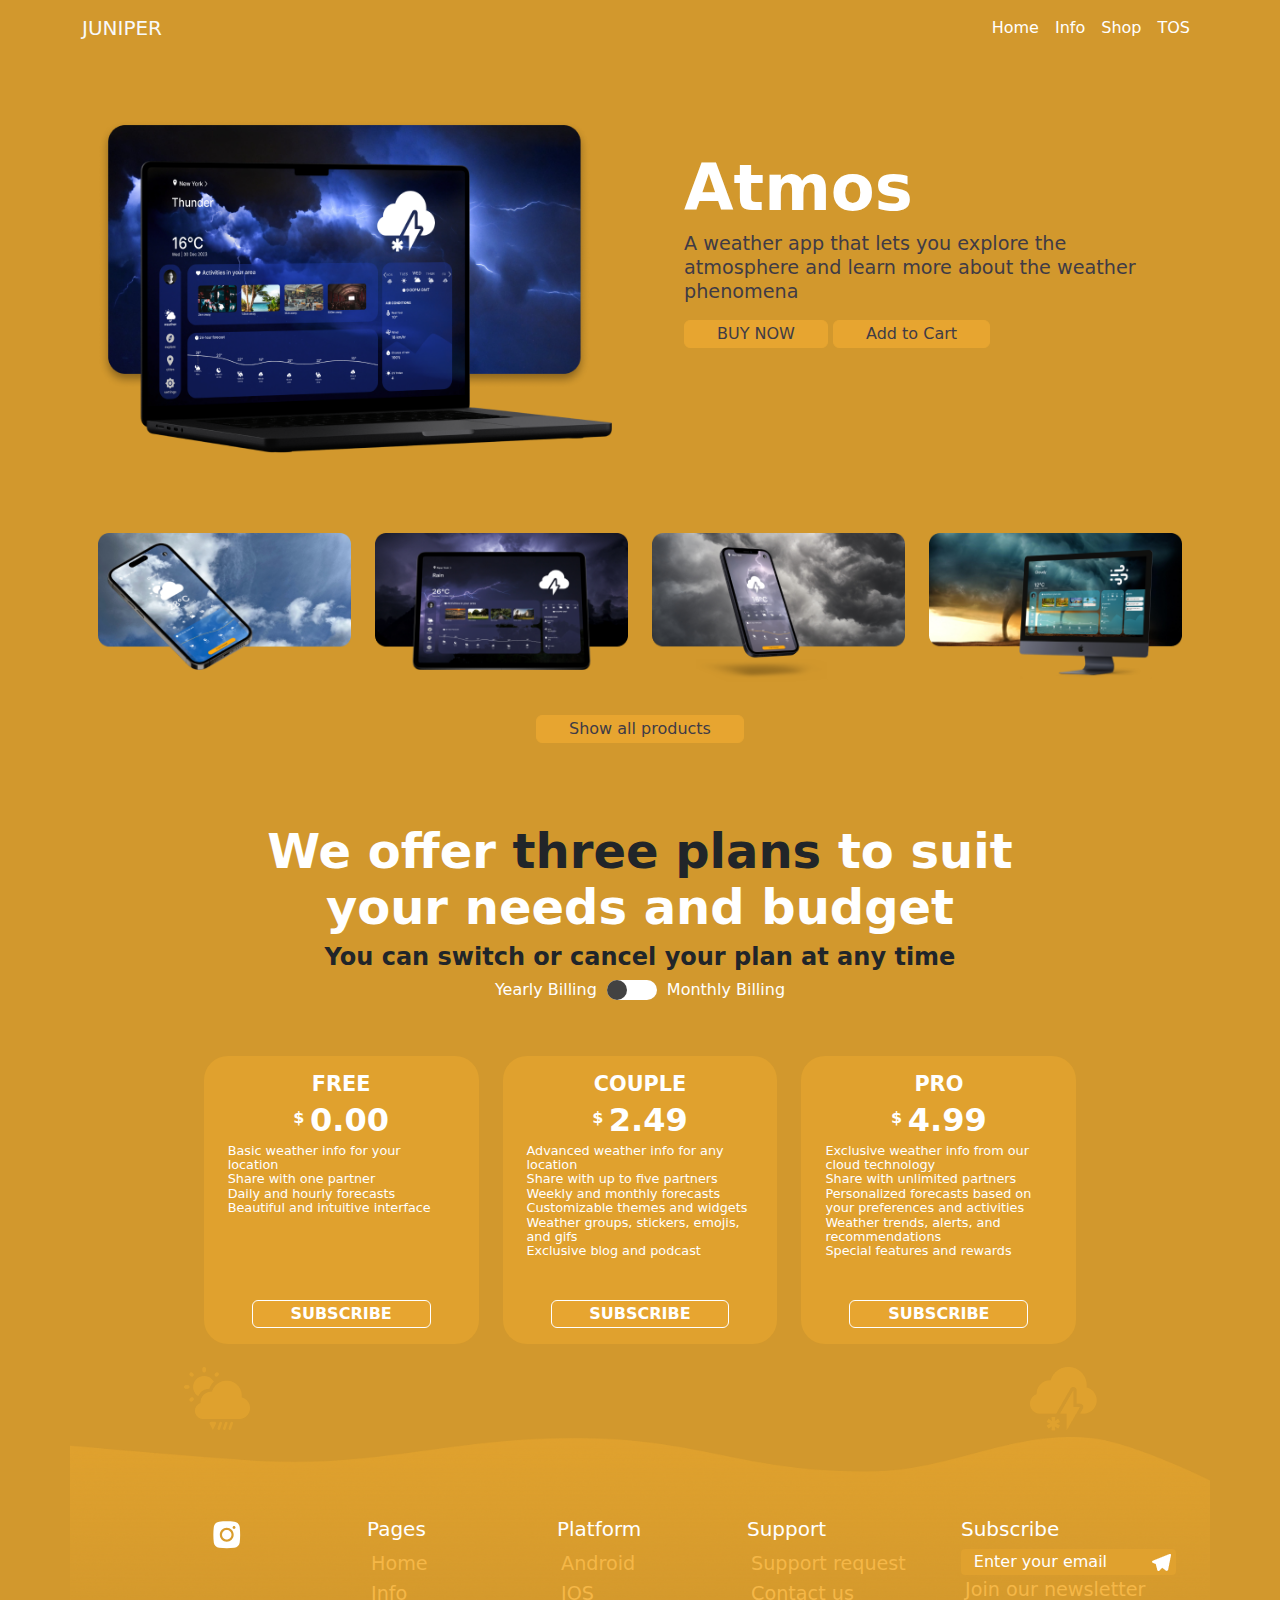
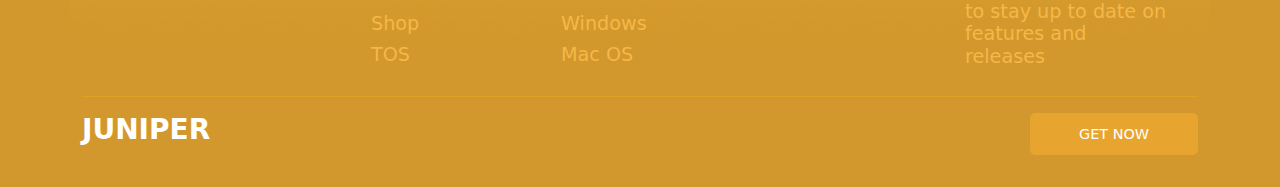
<file: shop.html>
<!DOCTYPE html>
<html lang="en">
<head>
    <meta charset="UTF-8">
    <meta name="viewport" content="width=device-width, initial-scale=1.0">
    <link rel="stylesheet" href="./shop.css">
    <link rel="stylesheet" href="./main.css">
    <link href="https://cdn.jsdelivr.net/npm/bootstrap@5.3.3/dist/css/bootstrap.min.css" rel="stylesheet"
          integrity="sha384-QWTKZyjpPEjISv5WaRU9OFeRpok6YctnYmDr5pNlyT2bRjXh0JMhjY6hW+ALEwIH" crossorigin="anonymous">
    <link rel="stylesheet" href="https://cdnjs.cloudflare.com/ajax/libs/font-awesome/6.5.1/css/all.min.css"
          integrity="sha512-DTOQO9RWCH3ppGqcWaEA1BIZOC6xxalwEsw9c2QQeAIftl+Vegovlnee1c9QX4TctnWMn13TZye+giMm8e2LwA=="
          crossorigin="anonymous" referrerpolicy="no-referrer"/>
    <title>Shop</title>
</head>
<body class="body">
<!-- Navbar -->
<nav class="navbar navbar-expand-lg ">
    <div class="container">
        <a class="navbar-brand text-light" href="#">JUNIPER</a>
        <button
                class="navbar-toggler custom-toggler"
                type="button"
                data-bs-toggle="collapse"
                data-bs-target="#navbarNavAltMarkup"
                aria-controls="navbarNavAltMarkup"
                aria-expanded="false"
                aria-label="Toggle navigation"
        >
            <span class="navbar_toggle_color"><i class="fa-solid fa-bars"></i></span>
        </button>
        <div
                class="collapse navbar-collapse flex-grow-0"
                id="navbarNavAltMarkup"
        >
            <div class="navbar-nav nav-color">
                <a class="nav-link" href="./index.html">Home</a>
                <a class="nav-link" href="./info.html">Info</a>
                <a class="nav-link" href="./shop.html">Shop</a>
                <a class="nav-link" href="./tos.html">TOS</a>
            </div>
        </div>
    </div>
</nav>
<!-- /Navbar -->
<div class="container">
    <div class="row justify-content-md-between my-5">
        <div class="col-10 offset-1 offset-lg-0 col-lg-6 flex-lg-column-reverse">
            <div class="p-3">
                <img class="img-fluid" src="./img/Product.png" alt="img">
            </div>
        </div>
        <div class="col-10 col-sm-8 col-md-8 col-lg-6 offset-1 offset-sm-2 offset-md-2 offset-lg-0 d-flex">
            <div class="shop_sec-1">
                <h4 class="shop_text_h4">Atmos</h4>
                <p class="shop_text_p">A weather app that lets you explore the atmosphere and learn more about the weather
                    phenomena</p>
                <button class="shop-b rounded-2">BUY NOW</button>
                <button class="shop-b rounded-2">Add to Cart</button>
            </div>
        </div>
    </div>
</div>
<!---->
<div class="container">
    <div class="row text-center mt-5 p-3">
        <div class="col-10 offset-1 col-lg-4 offset-lg-0 col-xl-3 d-xl-block mb-2 shop_product-1">
            <div>
                <img class="img-fluid" src="./img/Iphone1.png" alt="img">
            </div>
        </div>
        <div class="col-10 offset-1 col-lg-4 offset-lg-0 col-xl-3 d-xl-block mb-2 shop_product-2">
            <div>
                <img class="img-fluid" src="./img/Ipad.png" alt="img">
            </div>
        </div>
        <div class="col-10 offset-1 col-lg-4 offset-lg-0 col-xl-3 d-lg-none d-xl-block d-none mb-2 shop_product-3">
            <div>
                <img class="img-fluid" src="./img/Iphone%202.png" alt="img">
            </div>
        </div>
        <div class="col-10 offset-1 col-lg-4 offset-lg-0 col-xl-3 d-xl-block d-lg-block d-none mb-2 shop_product-4">
            <div>
                <img class="img-fluid" src="./img/Mac%20Desktop.png" alt="img">
            </div>
        </div>
    </div>
    <div class="text-center mt-2 mb-5">
        <button class="shop-b rounded-2 ">Show all products</button>
    </div>
</div>
<!---->
<div class="container mb-3">
    <div class="row shop_row">
        <div class="col-12 col-md-10 offset-md-1 text-center">
            <div class="p-4">
                <h3 class="text-white shop_text_h3">We offer <span class="text-dark">three plans</span> to suit your needs and
                    budget</h3>
                <h6 class="shop_text_h6"> You can switch or cancel your plan at any time</h6>
                <div class="text-white input-check d-flex align-items-center d-flex justify-content-center">
                    <label for="switch" class="shop_label">Yearly Billing</label>
                    <input type="checkbox" id="switch" class="d-none"/>
                    <label for="switch" class="switch-label"></label>
                    <label for="switch" class="shop_label">Monthly Billing</label>
                </div>
            </div>
        </div>
        <div class="col-12 col-md-10 offset-md-1">
            <div class="row">
                <div class="col-4 d-xl-block d-lg-block d-none ">
                    <div class="warning">
                        <div class="card">
                            <div class="card-body px-4">
                                <div class="text-center text-white">
                                    <h5 class="shop_text_h5">FREE</h5>
                                    <h3 class="shop_text_h3-2"><sup class="shop_span">$ </sup>0.00</h3>
                                </div>
                                <p class="shop_card_text text-white m-0"><i class="fa-solid fa-check"></i>
                                    Basic weather info for your location</p>
                                <p class="shop_card_text text-white m-0"><i class="fa-solid fa-check"></i>
                                    Share with one partner
                                </p>
                                <p class="shop_card_text text-white m-0"><i class="fa-solid fa-check"></i>
                                    Daily and hourly forecasts</p>
                                <p class="shop_card_text text-white m-0"><i class="fa-solid fa-check"></i>
                                    Beautiful and intuitive interface</p>
                            </div>
                            <button class="shop-d rounded-2 ">Subscribe</button>
                        </div>
                    </div>
                </div>
                <div class="col-4 d-xl-block d-lg-block d-none ">
                   <div class="warning">
                       <div class="card ">
                           <div class="card-body px-4">
                               <div class="text-center text-white">
                                   <h5 class="shop_text_h5">COUPLE</h5>
                                   <h3 class="shop_text_h3-2"><sup class="shop_span">$ </sup>2.49</h3>
                               </div>
                               <p class="shop_card_text text-white m-0"><i class="fa-solid fa-check"></i>
                                   Advanced weather info for any location
                               </p>
                               <p class="shop_card_text text-white m-0"><i class="fa-solid fa-check"></i>
                                   Share with up to five partners
                               </p>
                               <p class="shop_card_text text-white m-0"><i class="fa-solid fa-check"></i>
                                   Weekly and monthly forecasts
                               </p>
                               <p class="shop_card_text text-white m-0"><i class="fa-solid fa-check"></i>
                                   Customizable themes and widgets
                               </p>
                               <p class="shop_card_text text-white m-0"><i class="fa-solid fa-check"></i>
                                   Weather groups, stickers, emojis, and gifs
                               </p>
                               <p class="shop_card_text text-white m-0"><i class="fa-solid fa-check"></i>
                                   Exclusive blog and podcast
                               </p>
                           </div>
                           <button class="shop-d rounded-2 ">Subscribe</button>
                       </div>
                   </div>
                </div>
                <div class="col-4 d-xl-block d-lg-block d-none ">
                    <div class="warning">
                        <div class="card ">
                            <div class="card-body px-4">
                                <div class="text-center text-white">
                                    <h5 class="shop_text_h5">PRO</h5>
                                    <h3 class="shop_text_h3-2"><sup class="shop_span">$ </sup>4.99</h3>
                                </div>
                                <p class="shop_card_text text-white m-0"><i class="fa-solid fa-check"></i>
                                    Exclusive weather info from our cloud technology
                                </p>
                                <p class="shop_card_text text-white m-0"><i class="fa-solid fa-check"></i>
                                    Share with unlimited partners
                                </p>
                                <p class="shop_card_text text-white m-0"><i class="fa-solid fa-check"></i>
                                    Personalized forecasts based on your preferences and activities</p>
                                <p class="shop_card_text text-white m-0"><i class="fa-solid fa-check"></i>
                                    Weather trends, alerts, and recommendations
                                </p>
                                <p class="shop_card_text text-white m-0"><i class="fa-solid fa-check"></i>
                                    Special features and rewards
                                </p>
                            </div>
                            <button class="shop-d rounded-2 ">Subscribe</button>
                        </div>
                    </div>
                </div>
                <div id="carouselExample" class="carousel slide d-xl-none d-lg-none d-md-block d-sm-block">
                    <div class="carousel-inner">
                        <div class="carousel-item active">
                            <div class="col-8 col-md-6 offset-md-3 offset-2">
                                <div class="warning">
                                    <div class="card ">
                                        <div class="card-body px-4">
                                            <div class="text-center text-white">
                                                <h5 class="shop_text_h5">FREE</h5>
                                                <h3 class="shop_text_h3-2"><sup class="shop_span">$ </sup>0.00</h3>
                                            </div>
                                            <p class="shop_card_text text-white m-0"><i class="fa-solid fa-check"></i>
                                                Basic weather info for your location</p>
                                            <p class="shop_card_text text-white m-0"><i class="fa-solid fa-check"></i>
                                                Share with one partner
                                            </p>
                                            <p class="shop_card_text text-white m-0"><i class="fa-solid fa-check"></i>
                                                Daily and hourly forecasts</p>
                                            <p class="shop_card_text text-white m-0"><i class="fa-solid fa-check"></i>
                                                Beautiful and intuitive interface</p>
                                        </div>
                                        <button class="shop-d rounded-2 ">Subscribe</button>
                                    </div>
                                </div>
                            </div>
                        </div>
                        <div class="carousel-item">
                            <div class="col-8 col-md-6 offset-md-3 offset-2">
                               <div class="warning">
                                   <div class="card ">
                                       <div class="card-body px-4">
                                           <div class="text-center text-white">
                                               <h5 class="shop_text_h5">COUPLE</h5>
                                               <h3 class="shop_text_h3-2"><sup class="shop_span">$ </sup>2.49</h3>
                                           </div>
                                           <p class="shop_card_text text-white m-0"><i class="fa-solid fa-check"></i>
                                               Advanced weather info for any location
                                           </p>
                                           <p class="shop_card_text text-white m-0"><i class="fa-solid fa-check"></i>
                                               Share with up to five partners
                                           </p>
                                           <p class="shop_card_text text-white m-0"><i class="fa-solid fa-check"></i>
                                               Weekly and monthly forecasts
                                           </p>
                                           <p class="shop_card_text text-white m-0"><i class="fa-solid fa-check"></i>
                                               Customizable themes and widgets
                                           </p>
                                           <p class="shop_card_text text-white m-0"><i class="fa-solid fa-check"></i>
                                               Weather groups, stickers, emojis, and gifs
                                           </p>
                                           <p class="shop_card_text text-white m-0"><i class="fa-solid fa-check"></i>
                                               Exclusive blog and podcast
                                           </p>
                                       </div>
                                       <button class="shop-d rounded-2 ">Subscribe</button>
                                   </div>
                               </div>
                            </div>
                        </div>
                        <div class="carousel-item">
                            <div class="col-8 col-md-6 offset-md-3 offset-2">
                                <div class="warning">
                                    <div class="card">
                                        <div class="card-body px-4">
                                            <div class="text-center text-white">
                                                <h5 class="shop_text_h5">PRO</h5>
                                                <h3 class="shop_text_h3-2"><sup class="shop_span">$ </sup>4.99</h3>
                                            </div>
                                            <p class="shop_card_text text-white m-0"><i class="fa-solid fa-check"></i>
                                                Exclusive weather info from our cloud technology
                                            </p>
                                            <p class="shop_card_text text-white m-0"><i class="fa-solid fa-check"></i>
                                                Share with unlimited partners
                                            </p>
                                            <p class="shop_card_text text-white m-0"><i class="fa-solid fa-check"></i>
                                                Personalized forecasts based on your preferences and activities</p>
                                            <p class="shop_card_text text-white m-0"><i class="fa-solid fa-check"></i>
                                                Weather trends, alerts, and recommendations
                                            </p>
                                            <p class="shop_card_text text-white m-0"><i class="fa-solid fa-check"></i>
                                                Special features and rewards
                                            </p>
                                        </div>
                                        <button class="shop-d rounded-2 ">Subscribe</button>
                                    </div>
                                </div>
                            </div>
                        </div>
                    </div>
                    <button class="carousel-control-prev" type="button" data-bs-target="#carouselExample" data-bs-slide="prev">
                        <span class="carousel-control-prev-icon" aria-hidden="true"></span>
                        <span class="visually-hidden">Previous</span>
                    </button>
                    <button class="carousel-control-next" type="button" data-bs-target="#carouselExample" data-bs-slide="next">
                        <span class="carousel-control-next-icon" aria-hidden="true"></span>
                        <span class="visually-hidden">Next</span>
                    </button>
                </div>
            </div>
        </div>
    </div>
</div>
<!---->
<div class="container">
    <div class="row ">
        <div class="col-10 offset-1 d-flex justify-content-between">
            <div>
                <img class="img-fluid" src="./img/Sun%20rain%20Icon.png" alt="img">
            </div>
            <div>
                <img class="img-fluid" src="./img/Thunder%20snowflow%20Icon.png" alt="img">
            </div>
        </div>
    </div>
</div>
<!-- footer -->
<footer>
    <div class="container foot">
        <div class="row footer_bg">
            <div class="col-12 col-md-3 col-lg-2 col-xl-3 mb-2">
                <div class="row">
                    <div class="col-2 col-md-8 col-xl-2 offset-xl-2 offset-md-2 offset-lg-2 icon">
                        <a href="#" class="btn border-0 fs-4 link-light footer-icon">
                            <i class="fa-brands fa-twitter"></i>
                        </a>
                    </div>
                    <div class="col-2 col-md-8 col-xl-2 offset-xl-0 offset-md-2 offset-lg-2 icon p-0">
                        <a href="#" class="btn border-0 fs-4 link-light footer-icon">
                            <i class="fa-brands fa-facebook-f face"></i>
                        </a>
                    </div>
                    <div class="col-2 col-md-8 col-xl-2 offset-xl-0 offset-md-2 offset-lg-2 icon p-0">
                        <a href="#" class="btn border-0 fs-4 link-light footer-icon">
                            <svg class="instagram_icon" viewBox="0 0 24 24" fill="none" xmlns="http://www.w3.org/2000/svg">
                                <path d="M11 7.20831C8.90589 7.20831 7.2083 8.90589 7.2083 11C7.2083 13.0941 8.90589 14.7916 11 14.7916C13.094 14.7916 14.7916 13.0941 14.7916 11C14.7916 8.90589 13.094 7.20831 11 7.20831Z" fill="white"/>
                                <path fill-rule="evenodd" clip-rule="evenodd" d="M4.89776 0.595018C8.92057 0.145411 13.0794 0.145411 17.1022 0.595018C19.317 0.842555 21.1034 2.58763 21.3633 4.81019C21.8443 8.9227 21.8443 13.0772 21.3633 17.1898C21.1034 19.4123 19.317 21.1574 17.1022 21.4049C13.0794 21.8545 8.92057 21.8545 4.89776 21.4049C2.68297 21.1574 0.896574 19.4123 0.636625 17.1898C0.15563 13.0772 0.15563 8.9227 0.636625 4.81019C0.896574 2.58763 2.68297 0.842555 4.89776 0.595018ZM16.8333 3.99997C16.189 3.99997 15.6666 4.52231 15.6666 5.16664C15.6666 5.81097 16.189 6.33331 16.8333 6.33331C17.4776 6.33331 18 5.81097 18 5.16664C18 4.52231 17.4776 3.99997 16.8333 3.99997ZM5.4583 11C5.4583 7.93939 7.93939 5.45831 11 5.45831C14.0605 5.45831 16.5416 7.93939 16.5416 11C16.5416 14.0606 14.0605 16.5416 11 16.5416C7.93939 16.5416 5.4583 14.0606 5.4583 11Z" fill="white"/>
                            </svg>
                        </a>
                    </div>
                </div>
            </div>
            <div class="col-4 col-md-3 col-lg-2 col-xl-2 mb-2">
                <h5 class="text-white">Pages</h5>
                <a href="#" class="d-block link">Home</a>
                <a href="#" class="d-block link">Info</a>
                <a href="#" class="d-block link">Shop</a>
                <a href="#" class="d-block link">TOS</a>
            </div>
            <div class="col-4 col-md-3 col-lg-2 col-xl-2 mb-2">
                <h5 class="text-white">Platform</h5>
                <a href="#" class="d-block link">Android</a>
                <a href="#" class="d-block link">IOS</a>
                <a href="#" class="d-block link">Windows</a>
                <a href="#" class="d-block link">Mac OS</a>
            </div>
            <div class="col-4 col-md-3 col-lg-2 col-xl-2 mb-2">
                <h5 class="text-white">Support</h5>
                <a href="#" class="d-block link">Support request</a>
                <a href="#" class="d-block link">Contact us</a>
            </div>
            <div class="col-12 col-md-12 col-lg-4 col-xl-3 mb-2">
                <div class="text-center text-lg-start px-4">
                    <h5 class="text-white">Subscribe</h5>
                    <input type="email" placeholder="Enter your email" class="input-bg rounded-1">
                    <a href="#" class="d-block link">Join our newsletter to stay up to date on features and releases</a>
                </div>
            </div>
        </div>
        <hr class="text-warning">
        <div class="d-flex justify-content-between my-3 pb-3">
            <h4 class="text-white fs-3 fw-semibold">JUNIPER</h4>
            <button class="btn_warning px-5 text-white">GET NOW</button>
        </div>
    </div>
</footer>
<!-- footer -->
<script src="https://cdn.jsdelivr.net/npm/bootstrap@5.3.3/dist/js/bootstrap.bundle.min.js"
        integrity="sha384-YvpcrYf0tY3lHB60NNkmXc5s9fDVZLESaAA55NDzOxhy9GkcIdslK1eN7N6jIeHz"
        crossorigin="anonymous"></script>
</body>
</html>
</file>
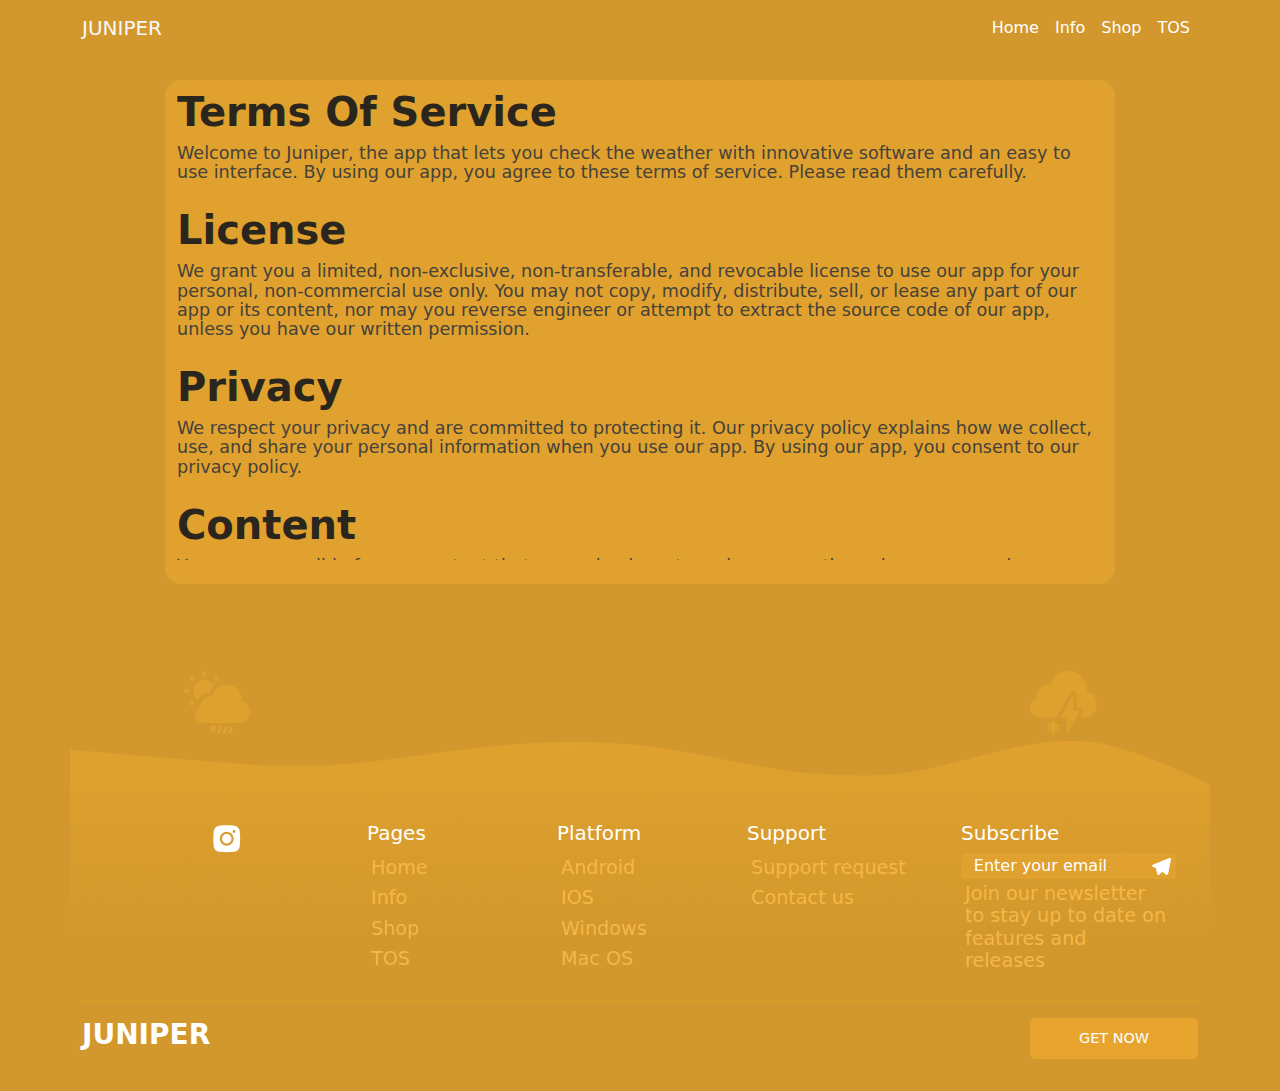
<file: tos.html>
<!DOCTYPE html>
<html lang="en">
<head>
    <meta charset="UTF-8">
    <meta name="viewport" content="width=device-width, initial-scale=1.0">
    <link rel="stylesheet" href="./tos.css">
    <link rel="stylesheet" href="./main.css">
    <link href="https://cdn.jsdelivr.net/npm/bootstrap@5.3.3/dist/css/bootstrap.min.css" rel="stylesheet"
          integrity="sha384-QWTKZyjpPEjISv5WaRU9OFeRpok6YctnYmDr5pNlyT2bRjXh0JMhjY6hW+ALEwIH" crossorigin="anonymous">
    <link rel="stylesheet" href="https://cdnjs.cloudflare.com/ajax/libs/font-awesome/6.5.1/css/all.min.css"
          integrity="sha512-DTOQO9RWCH3ppGqcWaEA1BIZOC6xxalwEsw9c2QQeAIftl+Vegovlnee1c9QX4TctnWMn13TZye+giMm8e2LwA=="
          crossorigin="anonymous" referrerpolicy="no-referrer"/>
    <title>Tos</title>
</head>
<body class="body">
<!-- Navbar -->
<nav class="navbar navbar-expand-lg ">
    <div class="container">
        <a class="navbar-brand text-light" href="#">JUNIPER</a>
        <button
                class="navbar-toggler custom-toggler"
                type="button"
                data-bs-toggle="collapse"
                data-bs-target="#navbarNavAltMarkup"
                aria-controls="navbarNavAltMarkup"
                aria-expanded="false"
                aria-label="Toggle navigation"
        >
            <span class="navbar_toggle_color"><i class="fa-solid fa-bars"></i></span>
        </button>
        <div
                class="collapse navbar-collapse flex-grow-0"
                id="navbarNavAltMarkup"
        >
            <div class="navbar-nav nav-color">
                <a class="nav-link" href="./index.html">Home</a>
                <a class="nav-link" href="./info.html">Info</a>
                <a class="nav-link" href="./shop.html">Shop</a>
                <a class="nav-link" href="./tos.html">TOS</a>
            </div>
        </div>
    </div>
</nav>
<!-- /Navbar -->
<div class="container my-4 mb-5">
    <div class="row">
        <div class="col-10 offset-1 pb-4 back">
            <div class="over">
                <h4 class="tos_h4 mt-2">Terms Of Service</h4>
                <p class="mb-4 tos_p">Welcome to Juniper, the app that lets you check the weather with innovative software and an easy to use interface. By using our app, you agree to these terms of service. Please read them carefully.</p>
                <h4 class="tos_h4">License</h4>
                <p class="mb-4 tos_p">We grant you a limited, non-exclusive, non-transferable, and revocable license to use our app for your personal, non-commercial use only. You may not copy, modify, distribute, sell, or lease any part of our app or its content, nor may you reverse engineer or attempt to extract the source code of our app, unless you have our written permission.</p>
                <h4 class="tos_h4">Privacy</h4>
                <p class="mb-4 tos_p">We respect your privacy and are committed to protecting it. Our privacy policy explains how we collect, use, and share your personal information when you use our app. By using our app, you consent to our privacy policy.</p>
                <h4 class="tos_h4">Content</h4>
                <p class="mb-4 tos_p">You are responsible for any content that you upload, post, or share on or through our app, such as photos, videos, comments, or ratings. You must have the right to use such content and not violate any laws or rights of others. You grant us a worldwide, royalty-free, and non-exclusive license to use, store, display, and distribute your content on or through our app for the purposes of providing and improving our services.</p>
                <h4 class="tos_h4">Content</h4>
                <p class="mb-4 tos_p">You are responsible for any content that you upload, post, or share on or through our app, such as photos, videos, comments, or ratings. You must have the right to use such content and not violate any laws or rights of others. You grant us a worldwide, royalty-free, and non-exclusive license to use, store, display, and distribute your content on or through our app for the purposes of providing and improving our services.</p>
                <h4 class="tos_h4">Content</h4>
                <p class="mb-4 tos_p">You are responsible for any content that you upload, post, or share on or through our app, such as photos, videos, comments, or ratings. You must have the right to use such content and not violate any laws or rights of others. You grant us a worldwide, royalty-free, and non-exclusive license to use, store, display, and distribute your content on or through our app for the purposes of providing and improving our services.</p>
            </div>
        </div>
    </div>
</div>
<!-- footer -->
<div class="container">
    <div class="row ">
        <div class="col-10 offset-1 d-flex justify-content-between">
            <div>
                <img class="img-fluid" src="./img/Sun%20rain%20Icon.png" alt="img">
            </div>
            <div>
                <img class="img-fluid" src="./img/Thunder%20snowflow%20Icon.png" alt="img">
            </div>
        </div>
    </div>
</div>
<footer>
    <div class="container foot">
        <div class="row footer_bg">
            <div class="col-12 col-md-3 col-lg-2 col-xl-3 mb-2">
                <div class="row">
                    <div class="col-2 col-md-8 col-xl-2 offset-xl-2 offset-md-2 offset-lg-2 icon">
                        <a href="#" class="btn border-0 fs-4 link-light footer-icon">
                            <i class="fa-brands fa-twitter"></i>
                        </a>
                    </div>
                    <div class="col-2 col-md-8 col-xl-2 offset-xl-0 offset-md-2 offset-lg-2 icon p-0">
                        <a href="#" class="btn border-0 fs-4 link-light footer-icon">
                            <i class="fa-brands fa-facebook-f face"></i>
                        </a>
                    </div>
                    <div class="col-2 col-md-8 col-xl-2 offset-xl-0 offset-md-2 offset-lg-2 icon p-0">
                        <a href="#" class="btn border-0 fs-4 link-light footer-icon">
                            <svg class="instagram_icon" viewBox="0 0 24 24" fill="none" xmlns="http://www.w3.org/2000/svg">
                                <path d="M11 7.20831C8.90589 7.20831 7.2083 8.90589 7.2083 11C7.2083 13.0941 8.90589 14.7916 11 14.7916C13.094 14.7916 14.7916 13.0941 14.7916 11C14.7916 8.90589 13.094 7.20831 11 7.20831Z" fill="white"/>
                                <path fill-rule="evenodd" clip-rule="evenodd" d="M4.89776 0.595018C8.92057 0.145411 13.0794 0.145411 17.1022 0.595018C19.317 0.842555 21.1034 2.58763 21.3633 4.81019C21.8443 8.9227 21.8443 13.0772 21.3633 17.1898C21.1034 19.4123 19.317 21.1574 17.1022 21.4049C13.0794 21.8545 8.92057 21.8545 4.89776 21.4049C2.68297 21.1574 0.896574 19.4123 0.636625 17.1898C0.15563 13.0772 0.15563 8.9227 0.636625 4.81019C0.896574 2.58763 2.68297 0.842555 4.89776 0.595018ZM16.8333 3.99997C16.189 3.99997 15.6666 4.52231 15.6666 5.16664C15.6666 5.81097 16.189 6.33331 16.8333 6.33331C17.4776 6.33331 18 5.81097 18 5.16664C18 4.52231 17.4776 3.99997 16.8333 3.99997ZM5.4583 11C5.4583 7.93939 7.93939 5.45831 11 5.45831C14.0605 5.45831 16.5416 7.93939 16.5416 11C16.5416 14.0606 14.0605 16.5416 11 16.5416C7.93939 16.5416 5.4583 14.0606 5.4583 11Z" fill="white"/>
                            </svg>
                        </a>
                    </div>
                </div>
            </div>
            <div class="col-4 col-md-3 col-lg-2 col-xl-2 mb-2">
                <h5 class="text-white">Pages</h5>
                <a href="#" class="d-block link">Home</a>
                <a href="#" class="d-block link">Info</a>
                <a href="#" class="d-block link">Shop</a>
                <a href="#" class="d-block link">TOS</a>
            </div>
            <div class="col-4 col-md-3 col-lg-2 col-xl-2 mb-2">
                <h5 class="text-white">Platform</h5>
                <a href="#" class="d-block link">Android</a>
                <a href="#" class="d-block link">IOS</a>
                <a href="#" class="d-block link">Windows</a>
                <a href="#" class="d-block link">Mac OS</a>
            </div>
            <div class="col-4 col-md-3 col-lg-2 col-xl-2 mb-2">
                <h5 class="text-white">Support</h5>
                <a href="#" class="d-block link">Support request</a>
                <a href="#" class="d-block link">Contact us</a>
            </div>
            <div class="col-12 col-md-12 col-lg-4 col-xl-3 mb-2">
                <div class="text-center text-lg-start px-4">
                    <h5 class="text-white">Subscribe</h5>
                    <input type="email" placeholder="Enter your email" class="input-bg rounded-1">
                    <a href="#" class="d-block link">Join our newsletter to stay up to date on features and releases</a>
                </div>
            </div>
        </div>
        <hr class="text-warning">
        <div class="d-flex justify-content-between my-3 pb-3">
            <h4 class="text-white fs-3 fw-semibold">JUNIPER</h4>
            <button class="btn_warning px-5 text-white">GET NOW</button>
        </div>
    </div>
</footer>
<!-- footer -->
<script src="https://cdn.jsdelivr.net/npm/bootstrap@5.3.3/dist/js/bootstrap.bundle.min.js"
        integrity="sha384-YvpcrYf0tY3lHB60NNkmXc5s9fDVZLESaAA55NDzOxhy9GkcIdslK1eN7N6jIeHz"
        crossorigin="anonymous"></script>
</body>
</html>
</file>
<file: main.css>
@font-face {
    font-family: Inter;
    src: url("./font/static/Inter-Regular.ttf");
}
body {
    font-family: Inter;
}
.body {
    background-color: #D2982D;
}
/* nav bar */
.nav-color a{
    color: #ffffff;
    transition: all 0.5s ease-out;
}
.nav-color a:hover {
    color: #F5B747;
}
.navbar-toggler {
    --bs-navbar-toggler-border-color: #D2982D;
}
.navbar_toggle_color {
    color: #ffffff;
}
.navbar-toggler:focus {
    box-shadow: none;
    --bs-navbar-toggler-focus-width: none;
}
.nav-color a {
    font-size: 1rem;
    font-weight: 500;
    line-height: 1rem;
}
/* section */
.text_h2 {
    font-size: 5rem;
    font-weight: 600;
    line-height: 5rem;
}
.text_h4 {
    font-size: 1.2rem;
    font-weight: 500;
    line-height: 1.5rem;
}
.text_p1 {
    font-weight: 500;
    line-height: 1.2rem;
}
.btn_dark {
    font-size: 0.9rem;
    font-weight: 500;
    line-height: 1rem;
    background: #2B261D;
    color: #ffffff;
    border-radius: 0.3rem;
    border: 1px solid #000000;
    padding: 0.4rem 1rem 0.4rem 1rem;
    transition: all 0.5s ease-out;
    margin-bottom: 0.5rem;
}
.btn_dark:hover {
    background: #000000;
}
.btn_warning {
    font-size: 0.9rem;
    font-weight: 500;
    line-height: 1rem;
    background: #e7a530;
    color: #000000;
    border: 1px solid #e7a530;
    border-radius: 0.3rem;
    padding: 0.4rem 1rem 0.4rem 1rem;
    transition: all 0.5s ease-out;
}
.btn_warning:hover {
    background: #D2982D;
    color: #ffffff;
}
/*  */
.text_h4_2 {
    font-size: 1.5rem;
    font-weight: 500;
    line-height: 1.5rem;
}
.text_p2 {
    font-size: 1rem;
    font-weight: 400;
    line-height: 1.2rem;
}
/*  */
.text_h3 {
    font-size: 3rem;
    font-weight: 600;
    line-height: 3.5rem;
}
.text_h4_3 {
    font-size: 2rem;
    font-weight: 500;
    line-height: 2rem;
}
.text_p3 {
    font-size: 1.2rem;
    font-weight: 500;
    line-height: 1.5rem;
}
/* carousel */
.carousel_1 {

}
.carousel_bg {
    background: #403B45;
    padding: 0.7rem 1rem 0.5rem 2rem;
}
.carousel_p {
    font-size: 1rem;
    font-weight: 400;
    line-height: 1.2rem;
}
.img_p {
    font-size: 1.5rem;
    font-weight: 500;
    line-height: 1.5rem;
}
.carousel_p2 {
    font-size: 0.8rem;
    font-weight: 400;
    line-height: 0.9rem;
    margin-top: 0.4rem;
    color: #919191;
}
/*  */
.bg_position {
    position: relative;
    bottom: 16rem;
}
.bg_absolute {
    position: absolute;
}
/* accordion */
.text_h4_4 {
    font-size: 3rem;
    font-weight: 600;
    line-height: 3.5rem;
}
.text_p4 {
    font-size: 1rem;
    font-weight: 500;
    line-height: 1.2rem;
    color: #2B261D;
}
.accor-head {
    font-size: 2rem;
    font-weight: 700;
    line-height: 1.5rem;
}
.accordion-body {
    font-size: 1rem;
    font-weight: 400;
    line-height: 1.5rem;
}
div.accordion-item {
    position: relative;
    z-index: 1;
    padding: 1px;
}
div.accordion-item h2:before {
    content: "";
    position: absolute;
    left: 3%;
    bottom: 0;
    width: 94%;
    border-bottom: 1px solid #F5B747;
}
.vector-1 {
    background-image: url("./img/Divider.png");
    height: 200px;
    background-size: cover;
    background-repeat: no-repeat repeat;
    color: #ffffff;
    margin-bottom: 0;
}
.accordion-item {
    --bs-accordion-bg: #D2982D;
    --bs-accordion-color: #ffffff;
    --bs-accordion-btn-bg: #D2982D;
    --bs-accordion-btn-color: #ffffff;
    --bs-accordion-active-bg: #D2982D;
    --bs-accordion-active-color: #ffffff;
    --bs-accordion-border-color: #D2982D;
    --bs-accordion-btn-focus-box-shadow: #D2982D;
}
.text_p5 {
    font-size: 1.2rem;
    font-weight: 600;
    line-height: 1.8rem;
    color: #FFC355;
    text-align: center;
}
.text_h4-5 {
    font-size: 2rem;
    font-weight: 600;
    line-height: 2.6rem;
    color: #ffffff;
}
.btn_black {
    font-size: 1.2rem;
    font-weight: 400;
    line-height: 1.5rem;
    padding: 0.3rem 1.8rem 0.3rem 1.8rem;
}
/* footer */
.text_h5 {
    font-size: 1.5rem;
    font-weight: 500;
    line-height: 1.8rem;
}
.footer_bg {
    background-image: url("img/Vector footer.png");
    background-position: top center;
    background-repeat: no-repeat;
    background-size: 100%;
    padding-top: 5rem;
}
.icon a {
    padding: 0;
}
.footer-icon i:hover {
    color: #ffc107;
}
.face {
    width: 36px;
}
.instagram_icon {
    width: 30px;
}
.link {
    font-size: 1.2rem;
    font-weight: 400;
    line-height: 1.4rem;
    padding: 4px;
    text-decoration: none;
    color: #F5B747;
    transition: all 0.5s ease-out;
}
.link:hover {
    color: #ffffff;
}
input[type=email] {
    background-image: url("./img/Telegram.png");
    background-position: right;
    background-repeat: no-repeat;
}
input[type=email]:focus {
    background-image: none;
}
.input-bg {
    background: #E0A12E;
    border: none;
    color: #ffffff;
    padding-left: 0.8rem;
}
.input-bg::placeholder {
    color: #ffffff;
}
.input-bg:focus {
    outline: none;
}
hr.war {
    border-top: 2px solid #ffc543;
}
.text_h4_6 {
    font-size: 1.6rem;
    font-weight: 600;
    line-height: 1.5rem;
    text-decoration: none;
    cursor: pointer;
}
.btn_war {
    font-size: 0.9rem;
    font-weight: 500;
    line-height: 1rem;
    color: #ffffff;
    padding: 0.2rem 2.5rem 0.2rem 2.5rem;
    background: #D2982D;
    border: 1px solid #F5B747;
    border-radius: 4px;
}
.btn_war:hover {
    background-color: #E0A12E;
}
/* 2000 */
@media only screen and (max-width: 2000px) {
    .carousel_bg {
        max-width: 33rem;
        min-height: 13rem;
    }
}
/* 1400px */
@media only screen and (max-width: 1400px) {
    .bg_position {
        bottom: 14rem;
    }
    .text_your {
        max-width: 28rem;
    }
    .text_h4 {
        max-width: 26rem;
    }
    .but_1 {
        max-width: 7.2rem;
    }
    .but_2 {
        max-width: 11rem;
    }
    .text_w {
        max-width: 20rem;
    }
    .text_w1 {
        max-width: 29rem;
    }
    .carousel_bg {
        max-width: 27.5rem;
        min-height: 15.5rem;
    }
}
/* 992px */
@media only screen and (max-width: 992px) {
    .text_center {
        text-align: center;
    }
    div.section-2 {
        visibility: hidden;
        height: 10rem;
    }
    .carousels {
        margin-top: 3rem;
    }
    .bg_position {
        bottom: 0.5rem;
    }
    div.carousel_1 {
        margin-top: 10rem;
    }
    div.carousel_2 {
        visibility: hidden;
        height: 2rem;
    }
    .text_your {
        max-width: 28rem;
    }
    .text_w {
        max-width: 18rem;
    }
    .carousel_bg {
        max-width: 26rem;
    }
    .flex-container {
        flex-direction: column-reverse;
    }
}
/* 768 */
@media only screen and (max-width: 768px) {
    .text_w {
        max-width: 24rem;
        text-align: center;
    }
    .flex-container {
        flex-direction: column;
    }
}
/* 576px */
@media only screen and (max-width: 576px) {
    .text_cen {
        text-align: center;
    }
    .bg_position {
        bottom: -2rem;
    }
    div.carousel_1 {
        margin-top: 6rem;
    }
    .text_your {
        max-width: 20rem;
    }
    .text_h2 {
        font-size: 3rem;
        line-height: 3rem;
    }
    .text_w {
        max-width: 26rem;
    }
    .carousel_bg {
        max-width: 27rem;
    }
    .btn_war {
        padding: 0.1rem 1.5rem 0.1rem 1.5rem;
    }
    .carousel_1 {
        min-width: 34rem;
    }
}
/* 450px */
@media only screen and (max-width: 450px) {
    .carousel_1 {
        min-width: 28rem;
    }
}
/* 400px */
@media only screen and (max-width: 400px) {
    .bg_position {
        bottom: -5rem;
    }
    div.carousel_1 {
        margin-top: 10rem;
    }
    .carousel_1 {
        min-width: 25rem;
    }
}
</file>
<file: info.css>
/*  */
.body {
    background-color: #D2982D;
}
/*  */
.tr_th {
    font-size: 1.7rem;
    font-weight: 700;
    line-height: 2rem;
    padding-left: 2rem;
}
.tr_td_1 {
    font-size: 1.2rem;
    font-weight: 500;
    line-height: 1.5rem;
}
.tr_color {
    background: #E0A12E;
}
.tr_co {
    color: #232323;
    transition: all 0.5s ease-out;
    font-size: 1rem;
    font-weight: 400;
    line-height: 1.2rem;
    padding: 1rem 1rem 1rem 2rem;
}
.tr_col {
    color: #232323;
    transition: all 0.5s ease-out;
    font-size: 1rem;
    font-weight: 400;
    line-height: 1.2rem;
    padding: 1rem 1rem 1rem 2rem;
}
/*  */
.button_class {
    background: #e7a530;
    color: #ffffff;
    border: 1px solid #e7a530;
    border-radius: 0.3rem;
    padding: 0.2rem 1rem 0.2rem 1rem;
    transition: all 0.5s ease-out;
}
.button_class:hover {
    background: #D2982D;
    color: #ffffff;
}
/*  */
.rel {
    position: relative;
    margin: 1.5rem 0 1.5rem 0;
    color: #ffffff;
}
.obso {
    position: absolute;
    text-align: center;
}
.icon-rel1 {
    width: 80%;
    left: 10%;
    top: 15%;
}
.icon-rel2{
    width: 75%;
    left: 20%;
    top: 30%;
}
.icon-rel3 {
    width: 80%;
    left: 10%;
    top: 35%;
}
.icon-rel4 {
    width: 80%;
    left: 10%;
    top: 25%;
}
.svg-width {
    width: 2.2rem;
    margin-left: 2rem;
    margin-bottom: 0.5rem;
}
.rota {
    transform: rotate(90deg);
}
.text_p {
    font-size: 1rem;
    font-weight: 500;
    line-height: 1rem;
}
/* 1200px */
@media only screen and (max-width: 1200px) {
    .tr_th {
        font-size: 2rem;
        line-height: 2rem;
        padding-left: 1rem;
    }
    .tr_td_1 {
        font-size: 1.2rem;
        line-height: 1.5rem;
        padding-left: 0.5rem;
    }
    .tr_co .tr_col {
        font-size: 1.1rem;
        line-height: 1.1rem;
        padding: 0.5rem 0.5rem 0.5rem 1rem;
    }
    .tr_col {
        font-size: 1.1rem;
        line-height: 1.1rem;
        padding: 0.5rem 0.5rem 0.5rem 1rem;
    }
}
/* 768px */
@media only screen and (max-width: 768px) {
    .tr_th {
        font-size: 1.2rem;
        line-height: 1.5rem;
    }
    .tr_td_1 {
        font-size: 1rem;
        line-height: 1rem;
        padding-left: 0.5rem;
    }
    .tr_co {
        font-size: 0.9rem;
        line-height: 1rem;
        padding: 0.5rem 0.5rem 0.5rem 1rem;
    }
    .tr_col {
        font-size: 0.9rem;
        line-height: 1rem;
        padding: 0.5rem 0.5rem 0.5rem 1rem;
    }
}
/* 576px */
@media only screen and (max-width: 576px) {
    .tr_th {
        font-size: 0.9rem;
        line-height: 0.8rem;
    }
    .tr_td_1 {
        font-size: 0.8rem;
        line-height: 0.8rem;
        padding-left: 0.5rem;
    }
    .tr_co {
        font-size: 0.6rem;
        line-height: 0.6rem;
        padding: 0.5rem 0.5rem 0.5rem 1rem;
    }
    .tr_col {
        font-size: 0.6rem;
        line-height: 0.6rem;
        padding: 0.5rem 0 0.5rem 1rem;
    }
}
</file>
<file: shop.css>
/* section-1 */
.shop_sec-1 {
    margin: 3rem 2rem 0 2rem;
}
.shop_text_h4 {
    font-size: 4rem;
    font-weight: 700;
    line-height: 4.5rem;
    color: white;
}
.shop_text_p {
    font-size: 1.2rem;
    font-weight: 500;
    line-height: 1.5rem;
    color: #403B45;
}
.shop-b {
    font-size: 1rem;
    font-weight: 500;
    line-height: 1.2rem;
    background: #e7a530;
    color: #403B45;
    border: 1px solid #e7a530;
    border-radius: 0.3rem;
    padding: 0.2rem 2rem 0.2rem 2rem;
    transition: all 0.5s ease-out;
    margin-bottom: 0.5rem;
}
.shop-b:hover {
    background-color: #D2982D;
    border: 1px solid #ffc107;
    color: #ffffff;
}
/* section-3 */
.shop-d {
    font-size: 1rem;
    font-weight: 600;
    line-height: 1.2rem;
    background: #e7a530;
    color: #ffffff;
    border: 1px solid #ffffff;
    border-radius: 0.3rem;
    padding: 0.2rem 1rem 0.2rem 1rem;
    transition: all 0.5s ease-out;
    text-transform: uppercase;
    margin: 1rem 3rem 1rem 3rem;
}
.shop-d:hover {
    background: #D2982D;
}
.shop_row {
    padding: 0 2rem 0 2rem;
}
.shop_text_h3 {
    font-size: 3rem;
    font-weight: 600;
    line-height: 3.5rem;
}
.shop_text_h6 {
    font-size: 1.5rem;
    font-weight: 600;
    line-height: 1.8rem;
}
.shop_label {
    font-size: 1rem;
    font-weight: 400;
    line-height: 1.2rem;
}
.shop_text_h5 {
    font-size: 1.3rem;
    font-weight: 700;
    line-height: 1.5rem;
}
.shop_text_h3-2 {
    font-size: 2rem;
    font-weight: 700;
    line-height: 2rem;
}
.shop_span {
    font-size: 1rem;
    padding-bottom: 0.3rem;
}
.shop_card_text {
    font-size: 0.8rem;
    font-weight: 500;
    line-height: 0.9rem;
}
.input-check label {
    cursor: pointer;
}
.switch-label {
    margin: 0 10px 0 10px;
    width: 50px;
    height: 20px;
    background-color: #fff;
    border-radius: 15px;
    position: relative;
}
.switch-label::after {
    content: '';
    display: block;
    width: 20px;
    height: 20px;
    background-color: #424242;
    border-radius: 50%;
    position: absolute;
    top: 0;
    left: 0;
    transition: transform 0.3s;
}
input[type="checkbox"]:checked + .switch-label::after {
    transform: translateX(30px);
}
.warning .card {
    background: #E0A12E;
    border: none;
    border-radius: 1.5rem;
    min-height: 18rem;
}
.card {
    background: #E0A12E;
    border: none;
    border-radius: 20px;
    transition: all 2s;
    margin-top: 2rem;
}
.card:hover {
    transform: scale(1.08);
}
/* 1200px */
@media only screen and (max-width: 1200px) {
    .shop_sec-1 {
        margin: 3rem 0 0 0;
    }
    .warning .card {
        min-height: 20rem;
    }
}
/* 992px */
@media only screen and (max-width: 992px) {
    .shop_sec-1 {
        margin: 0;
        text-align: center;
    }
    .shop_row {
        padding: 0;
    }
}
/* 768px */
@media only screen and (max-width: 768px) {
    .shop_sec-1 {
        margin: 0;
        text-align: center;
    }
}
/* 576px */
@media only screen and (max-width: 576px) {
    .shop_sec-1 {
        margin: 0;
        text-align: center;
    }
    .shop_text_p {
        font-size: 1.2rem;
    }
    .shop-d {
        padding: 0.2rem 0.1rem 0.2rem 0.1rem;
    }
}
</file>
<file: tos.css>
.back {
    background: #E0A12E;
    border-radius: 1rem;
    margin-bottom: 2rem;
}
.over {
    height: 30rem;
    overflow: auto;
}
.over::-webkit-scrollbar {
    width: 6px;
}
.over::-webkit-scrollbar {
    max-height: 50%; height: 50%;
}
.over::-webkit-scrollbar-track {
    background: #E0A12E;
}
.over::-webkit-scrollbar-thumb {
    background: #ffffff;
    border-radius: 3px;
}
.tos_h4 {
    font-size: 2.5rem;
    font-weight: 600;
    line-height: 3rem;
    color: #2B261D;
}
.tos_p {
    font-size: 1.1rem;
    font-weight: 500;
    line-height: 1.2rem;
    color: #45423B;
}
</file>
